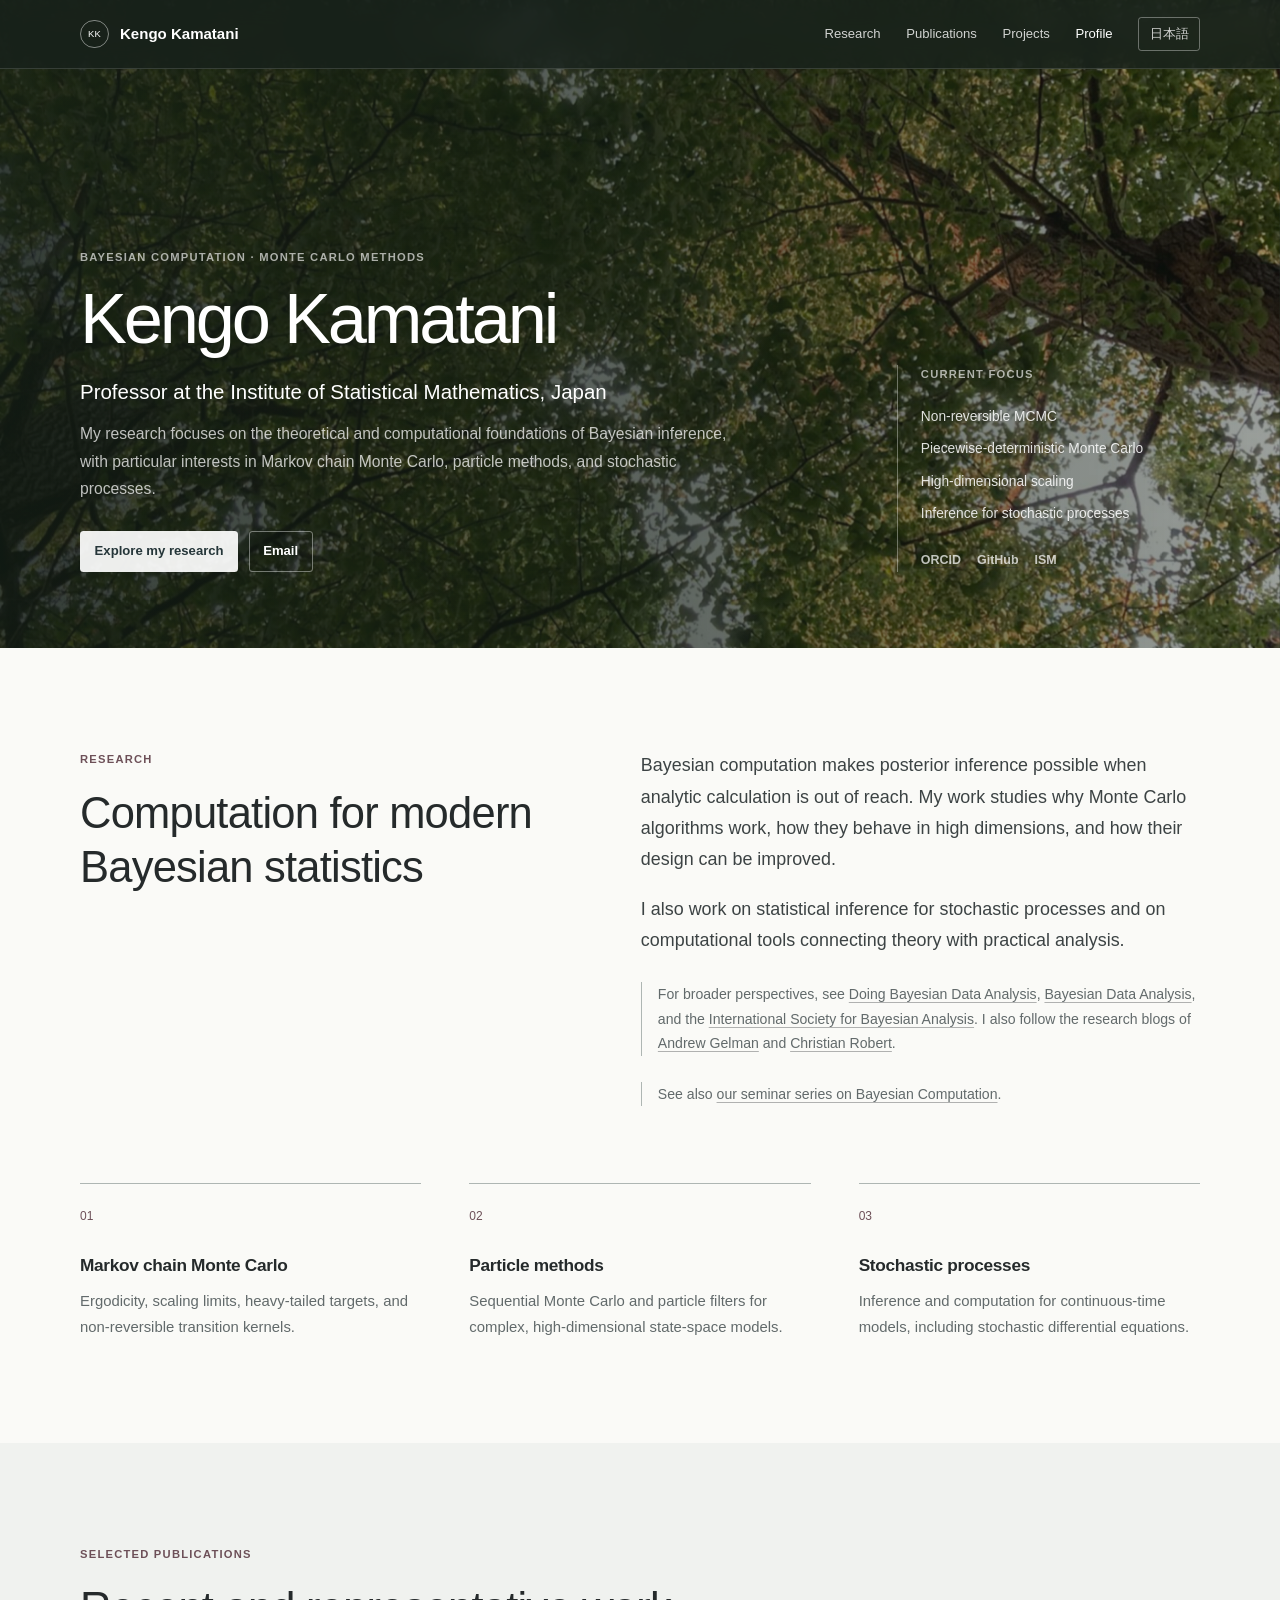
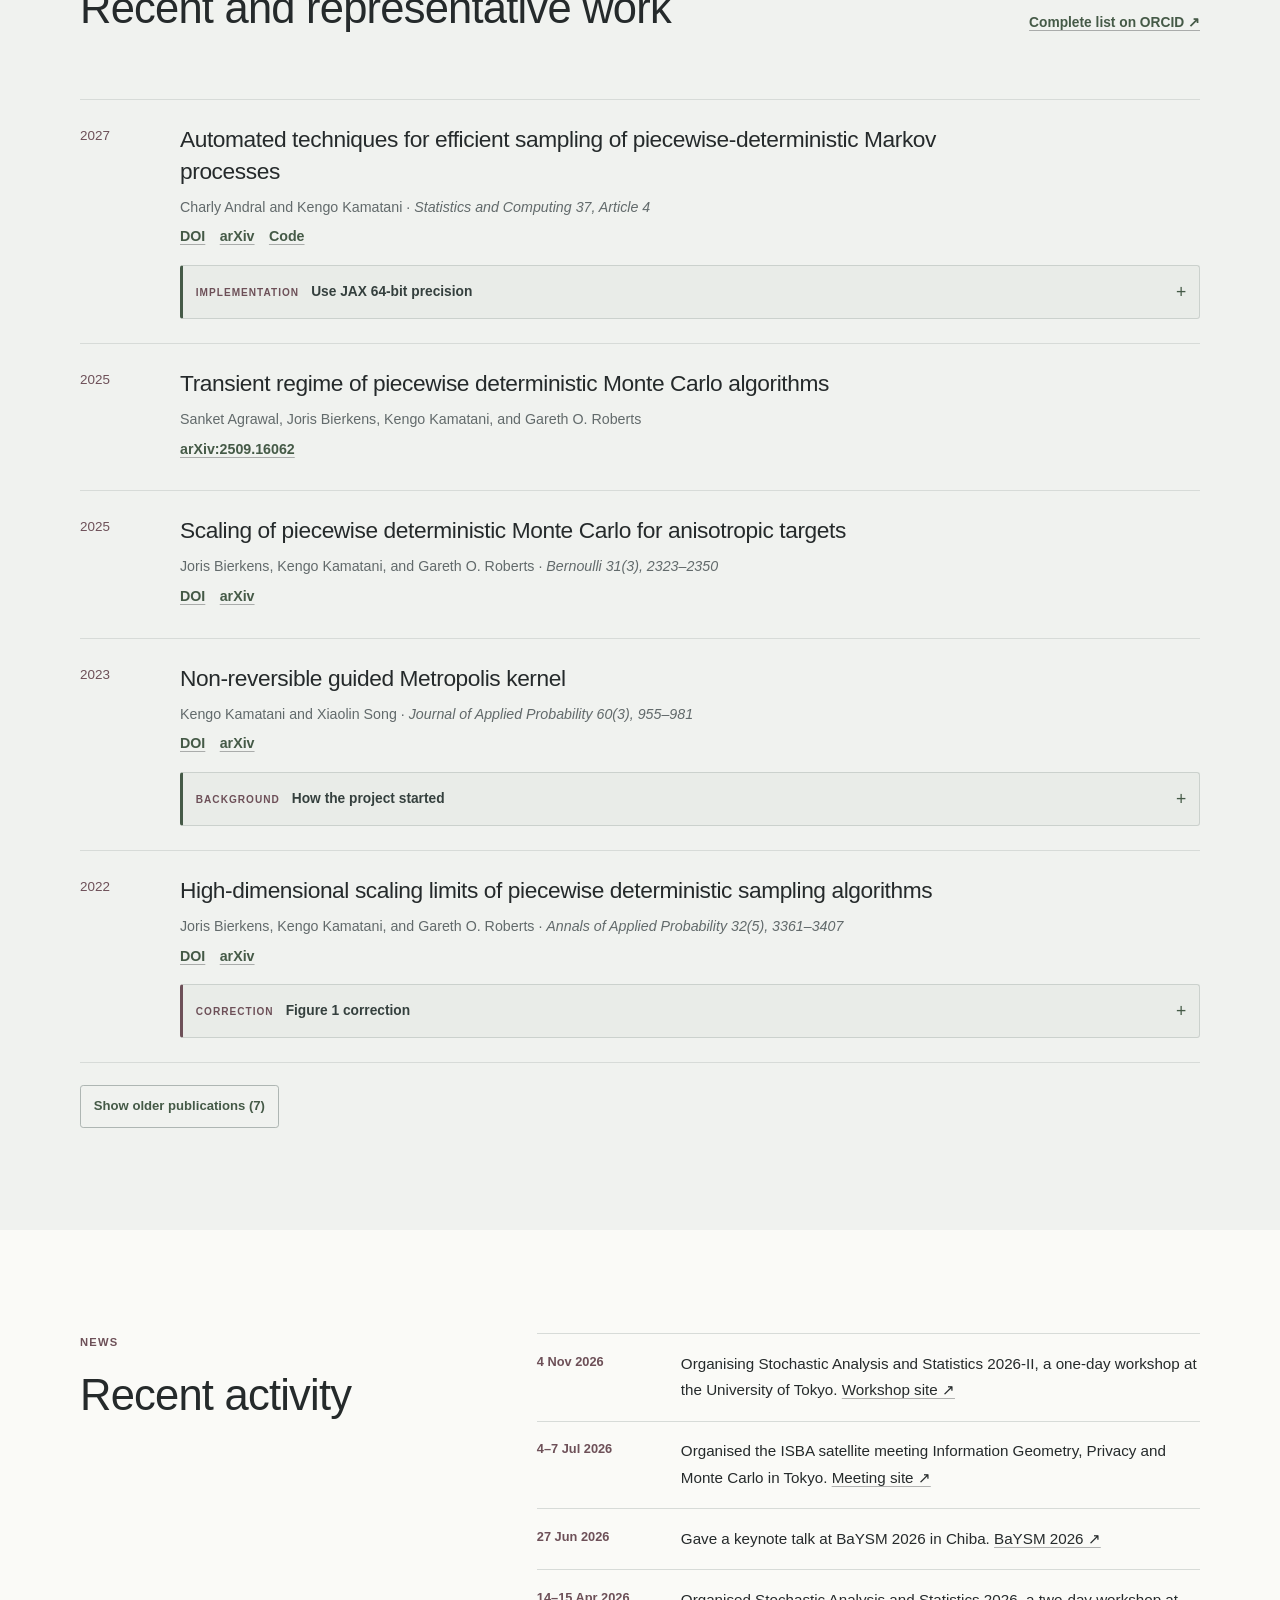
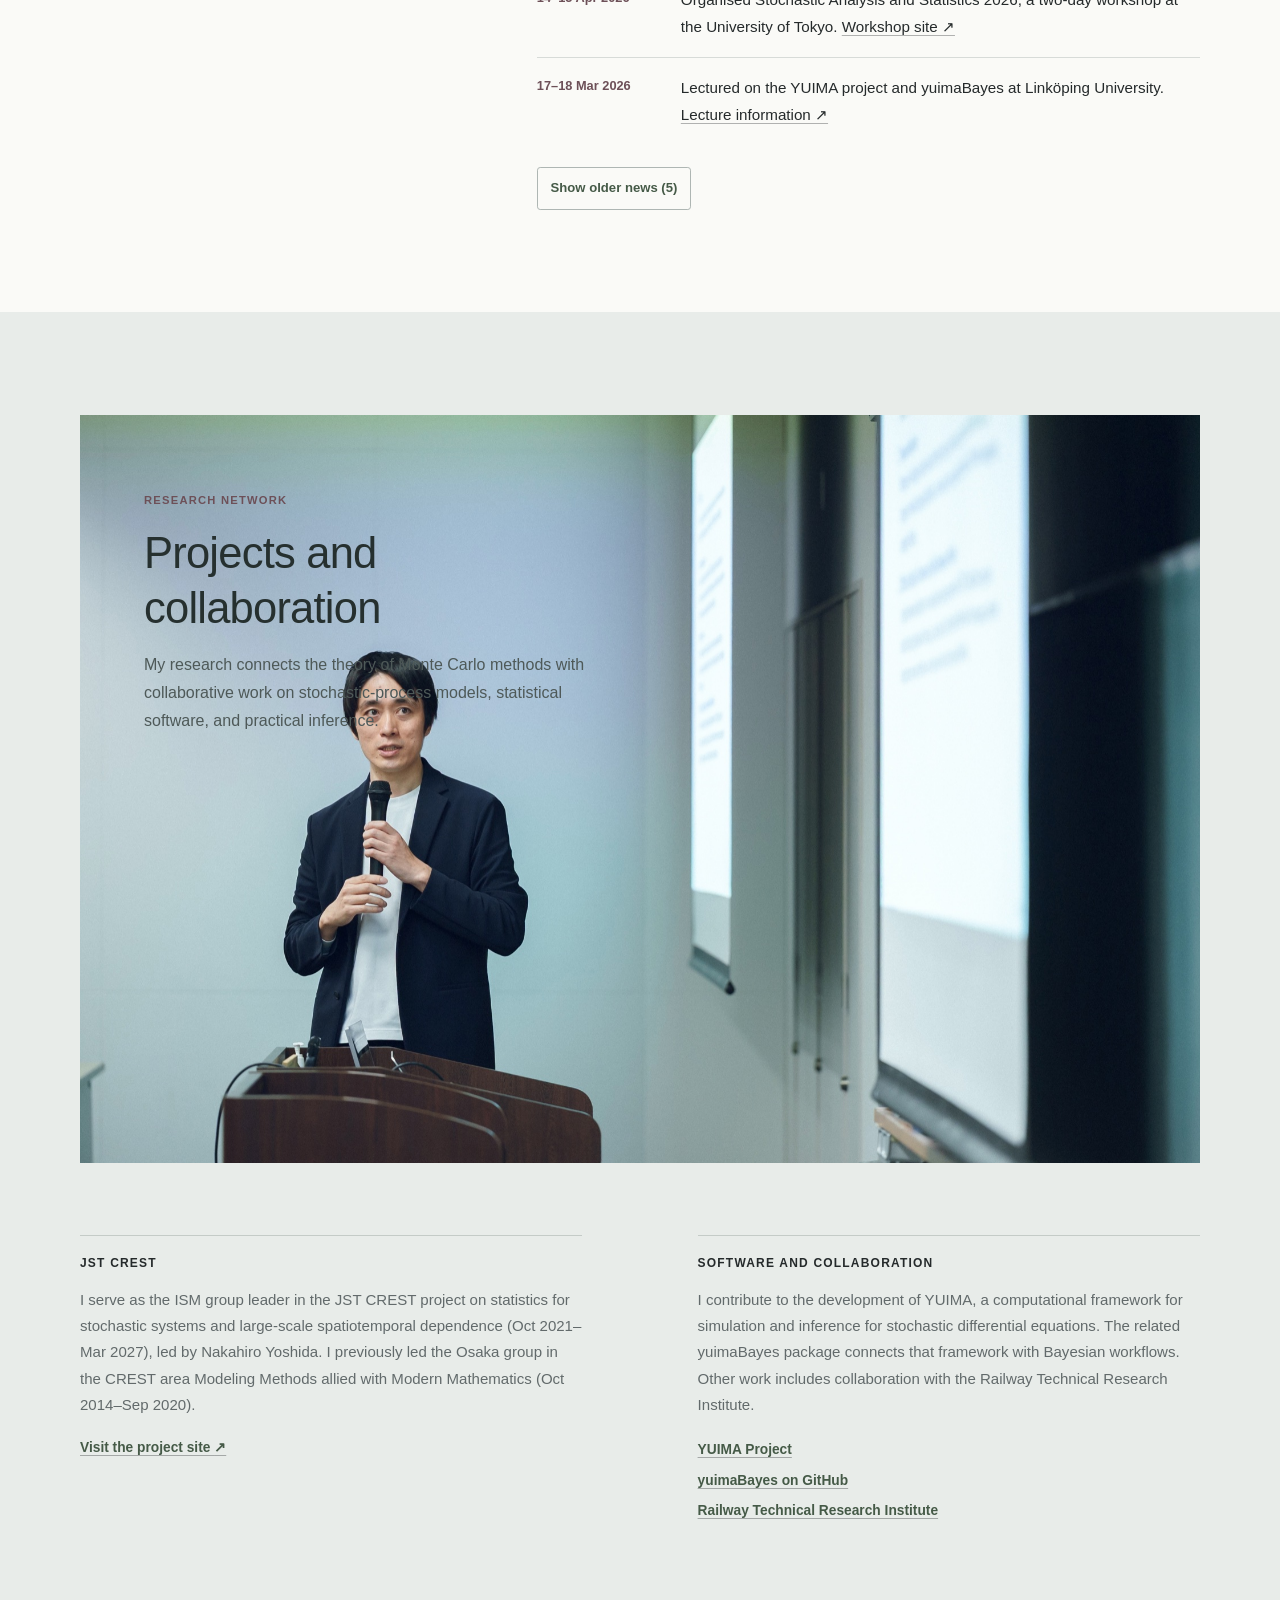
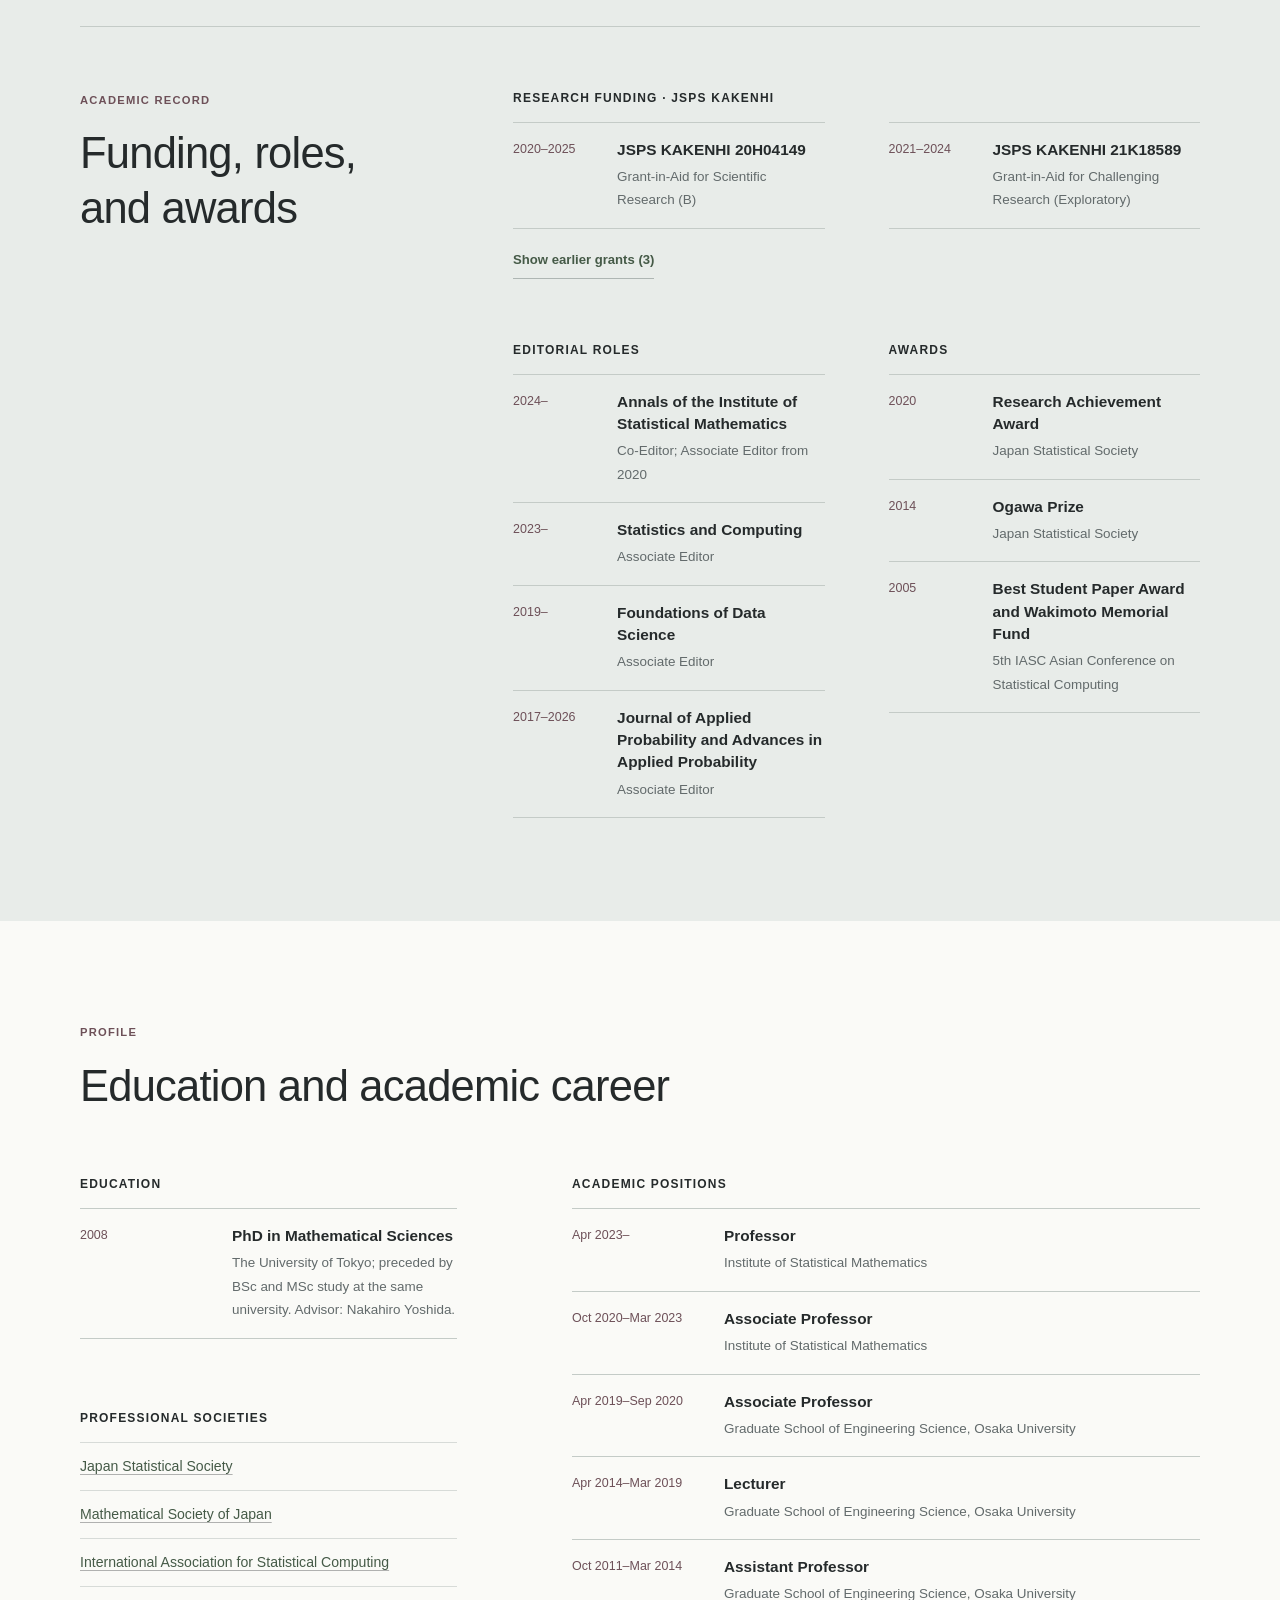
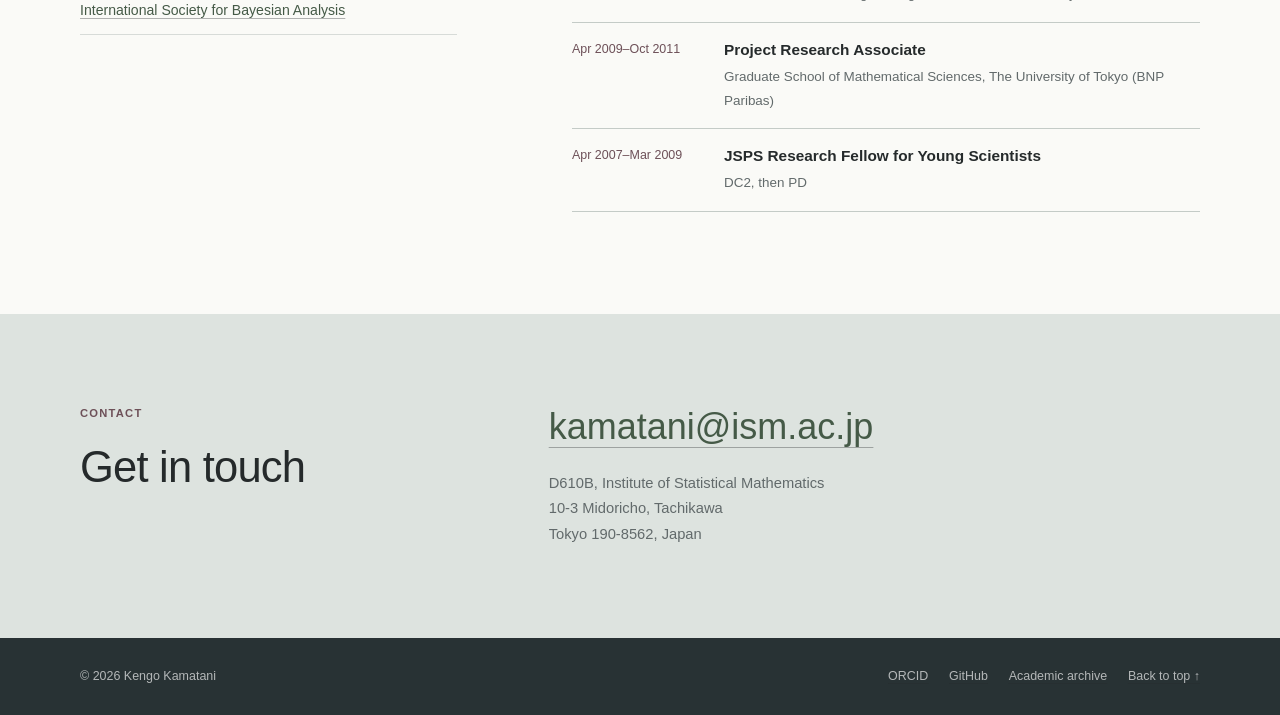
<file: index.html>
<!doctype html>
<html lang="en">
  <head>
    <meta charset="utf-8">
    <meta name="viewport" content="width=device-width, initial-scale=1">
    <meta name="description" content="Kengo Kamatani is a professor at the Institute of Statistical Mathematics working on Bayesian computation, MCMC, particle methods, and stochastic processes.">
    <meta name="theme-color" content="#26352b">
    <title>Kengo Kamatani · Bayesian computation</title>
    <link rel="icon" href="assets/img/favicon.svg" type="image/svg+xml">
    <link rel="preload" href="assets/img/IMG_5605-web.jpg" as="image">
    <link rel="stylesheet" href="assets/css/site-calm.css?v=20261104c">
    <script>document.documentElement.classList.add("js");</script>
    <script defer src="assets/data/papers.js?v=20261104a"></script>
    <script defer src="assets/data/activity.js?v=20261102"></script>
    <script defer src="assets/data/paper-notes.js?v=20261102"></script>
    <script defer src="assets/data/academic-en.js?v=20261102"></script>
    <script defer src="assets/data/profile.js?v=20261102f"></script>
    <script defer src="assets/js/site.js?v=20261104c"></script>
  </head>
  <body>
    <a class="skip-link" href="#main">Skip to content</a>

    <header class="site-header" data-header>
      <div class="shell header-inner">
        <a class="brand" href="#top" aria-label="Kengo Kamatani, home">
          <span class="brand-mark" aria-hidden="true">KK</span>
          <span>Kengo Kamatani</span>
        </a>
        <button class="menu-button" type="button" aria-expanded="false" aria-controls="site-nav" data-menu-button>
          <span class="menu-label">Menu</span>
          <span class="menu-icon" aria-hidden="true"></span>
        </button>
        <nav id="site-nav" class="site-nav" aria-label="Primary navigation" data-menu>
          <a href="#research">Research</a>
          <a href="#publications">Publications</a>
          <a href="#projects">Projects</a>
          <a href="#profile">Profile</a>
          <a class="language-link" href="ja.html" lang="ja">日本語</a>
        </nav>
      </div>
    </header>

    <main id="main">
      <section id="top" class="hero" data-parallax-bg>
        <div class="shell hero-grid">
          <div class="hero-copy">
            <p class="eyebrow">Bayesian computation · Monte Carlo methods</p>
            <h1>Kengo Kamatani</h1>
            <p class="hero-role">Professor at the Institute of Statistical Mathematics, Japan</p>
            <p class="hero-summary">My research focuses on the theoretical and computational foundations of Bayesian inference, with particular interests in Markov chain Monte Carlo, particle methods, and stochastic processes.</p>
            <div class="hero-actions" aria-label="Profile links">
              <a class="button button-primary" href="#research">Explore my research</a>
              <a class="button button-quiet" href="mailto:kamatani@ism.ac.jp">Email</a>
            </div>
          </div>
          <aside class="hero-note" aria-label="Current focus">
            <p class="note-label">Current focus</p>
            <ul class="focus-list">
              <li>Non-reversible MCMC</li>
              <li>Piecewise-deterministic Monte Carlo</li>
              <li>High-dimensional scaling</li>
              <li>Inference for stochastic processes</li>
            </ul>
            <div class="profile-links">
              <a href="https://orcid.org/0000-0002-1537-3446">ORCID</a>
              <a href="https://github.com/KKamatani">GitHub</a>
              <a href="https://www.ism.ac.jp/index_e.html">ISM</a>
            </div>
          </aside>
        </div>
      </section>

      <section id="research" class="section section-intro">
        <div class="shell split-heading">
          <div>
            <p class="section-kicker">Research</p>
            <h2>Computation for modern Bayesian statistics</h2>
          </div>
          <div class="prose lead-prose">
            <p>Bayesian computation makes posterior inference possible when analytic calculation is out of reach. My work studies why Monte Carlo algorithms work, how they behave in high dimensions, and how their design can be improved.</p>
            <p>I also work on statistical inference for stochastic processes and on computational tools connecting theory with practical analysis.</p>
            <p class="research-links">For broader perspectives, see <a href="https://sites.google.com/site/doingbayesiandataanalysis/">Doing Bayesian Data Analysis</a>, <a href="https://sites.stat.columbia.edu/gelman/book/">Bayesian Data Analysis</a>, and the <a href="https://bayesian.org/">International Society for Bayesian Analysis</a>. I also follow the research blogs of <a href="https://statmodeling.stat.columbia.edu/">Andrew Gelman</a> and <a href="https://xianblog.fr/">Christian Robert</a>.</p>
            <p class="research-links">See also <a href="https://kkamatani.github.io/bayescompjp/">our seminar series on Bayesian Computation</a>.</p>
          </div>
        </div>

        <div class="shell topic-grid">
          <article class="topic-card">
            <span class="topic-number">01</span>
            <h3>Markov chain Monte Carlo</h3>
            <p>Ergodicity, scaling limits, heavy-tailed targets, and non-reversible transition kernels.</p>
          </article>
          <article class="topic-card">
            <span class="topic-number">02</span>
            <h3>Particle methods</h3>
            <p>Sequential Monte Carlo and particle filters for complex, high-dimensional state-space models.</p>
          </article>
          <article class="topic-card">
            <span class="topic-number">03</span>
            <h3>Stochastic processes</h3>
            <p>Inference and computation for continuous-time models, including stochastic differential equations.</p>
          </article>
        </div>
      </section>

      <section id="publications" class="section section-tint">
        <div class="shell">
          <div class="section-heading inline-heading">
            <div>
              <p class="section-kicker">Selected publications</p>
              <h2>Recent and representative work</h2>
            </div>
            <a class="text-link" href="https://orcid.org/0000-0002-1537-3446">Complete list on ORCID <span aria-hidden="true">↗</span></a>
          </div>

          <ol class="publication-list" data-content-list="publications" data-visible-items="5" data-more-label="Show older publications" data-less-label="Show latest publications"></ol>
          <noscript><p class="noscript-note">The publication list needs JavaScript. A complete list is available on <a href="https://orcid.org/0000-0002-1537-3446">ORCID</a>.</p></noscript>

        </div>
      </section>

      <section id="news" class="section">
        <div class="shell two-column">
          <div class="section-heading compact-heading">
            <p class="section-kicker">News</p>
            <h2>Recent activity</h2>
          </div>
          <div>
            <ol class="news-list" data-content-list="news" data-visible-items="5" data-more-label="Show older news" data-less-label="Show latest news"></ol>
            <noscript><p class="noscript-note">The news list needs JavaScript.</p></noscript>
          </div>
        </div>
      </section>

      <section id="projects" class="section profile-section">
        <div class="shell">
          <div class="profile-visual">
            <img src="assets/img/DSC7949-web.jpg" alt="Kengo Kamatani giving a talk" width="2200" height="1469" loading="lazy" decoding="async" data-parallax-image>
            <div class="profile-visual-copy">
              <p class="section-kicker">Research network</p>
              <h2>Projects and collaboration</h2>
              <p>My research connects the theory of Monte Carlo methods with collaborative work on stochastic-process models, statistical software, and practical inference.</p>
            </div>
          </div>

          <div class="profile-grid project-grid">
            <article class="project-block">
              <h3>JST CREST</h3>
              <p>I serve as the ISM group leader in the JST CREST project on statistics for stochastic systems and large-scale spatiotemporal dependence (Oct 2021–Mar 2027), led by Nakahiro Yoshida. I previously led the Osaka group in the CREST area Modeling Methods allied with Modern Mathematics (Oct 2014–Sep 2020).</p>
              <a class="text-link" href="https://yuima.movabletype.io/">Visit the project site <span aria-hidden="true">↗</span></a>
            </article>
            <article class="project-block">
              <h3>Software and collaboration</h3>
              <p>I contribute to the development of YUIMA, a computational framework for simulation and inference for stochastic differential equations. The related yuimaBayes package connects that framework with Bayesian workflows. Other work includes collaboration with the Railway Technical Research Institute.</p>
              <div class="stacked-links project-links">
                <a href="https://yuimaproject.com/">YUIMA Project</a>
                <a href="https://github.com/KKamatani/yuimaBayes">yuimaBayes on GitHub</a>
                <a href="https://www.rtri.or.jp/eng/">Railway Technical Research Institute</a>
              </div>
            </article>
          </div>

          <div class="academic-records">
            <div class="academic-records-heading">
              <p class="section-kicker">Academic record</p>
              <h2>Funding, roles, and awards</h2>
            </div>
            <div class="academic-records-grid">
              <section class="funding-records" aria-labelledby="funding-en-heading">
                <h3 id="funding-en-heading">Research funding · JSPS KAKENHI</h3>
                <ol class="record-list funding-list" data-content-list="profile-en-funding" data-visible-items="2" data-more-label="Show earlier grants" data-less-label="Show recent grants"></ol>
              </section>
              <section aria-labelledby="editorial-roles-heading">
                <h3 id="editorial-roles-heading">Editorial roles</h3>
                <ol class="record-list" data-content-list="editorial-roles"></ol>
              </section>
              <section aria-labelledby="awards-heading">
                <h3 id="awards-heading">Awards</h3>
                <ol class="record-list" data-content-list="awards"></ol>
              </section>
            </div>
          </div>
        </div>
      </section>

      <section id="profile" class="section background-section">
        <div class="shell">
          <div class="section-heading inline-heading">
            <div>
              <p class="section-kicker">Profile</p>
              <h2>Education and academic career</h2>
            </div>
          </div>
          <div class="background-grid">
            <div class="background-side">
              <section aria-labelledby="education-en-heading">
                <h3 id="education-en-heading">Education</h3>
                <ol class="record-list background-list" data-content-list="profile-en-education"></ol>
              </section>
              <section aria-labelledby="memberships-en-heading">
                <h3 id="memberships-en-heading">Professional societies</h3>
                <ul class="membership-list" data-content-list="profile-en-memberships"></ul>
              </section>
            </div>
            <section aria-labelledby="career-en-heading">
              <h3 id="career-en-heading">Academic positions</h3>
              <ol class="record-list background-list" data-content-list="profile-en-career"></ol>
            </section>
          </div>
          <noscript><p class="noscript-note">The profile timeline needs JavaScript.</p></noscript>
        </div>
      </section>

      <section id="contact" class="contact-section">
        <div class="shell contact-grid">
          <div>
            <p class="section-kicker">Contact</p>
            <h2>Get in touch</h2>
          </div>
          <div>
            <a class="contact-email" href="mailto:kamatani@ism.ac.jp">kamatani@ism.ac.jp</a>
            <address>D610B, Institute of Statistical Mathematics<br>10-3 Midoricho, Tachikawa<br>Tokyo 190-8562, Japan</address>
          </div>
        </div>
      </section>
    </main>

    <footer class="site-footer">
      <div class="shell footer-inner">
        <p>© 2026 Kengo Kamatani</p>
        <div>
          <a href="https://orcid.org/0000-0002-1537-3446">ORCID</a>
          <a href="https://github.com/KKamatani">GitHub</a>
          <a href="archive.html">Academic archive</a>
          <a href="#top">Back to top ↑</a>
        </div>
      </div>
    </footer>
  </body>
</html>
</file>
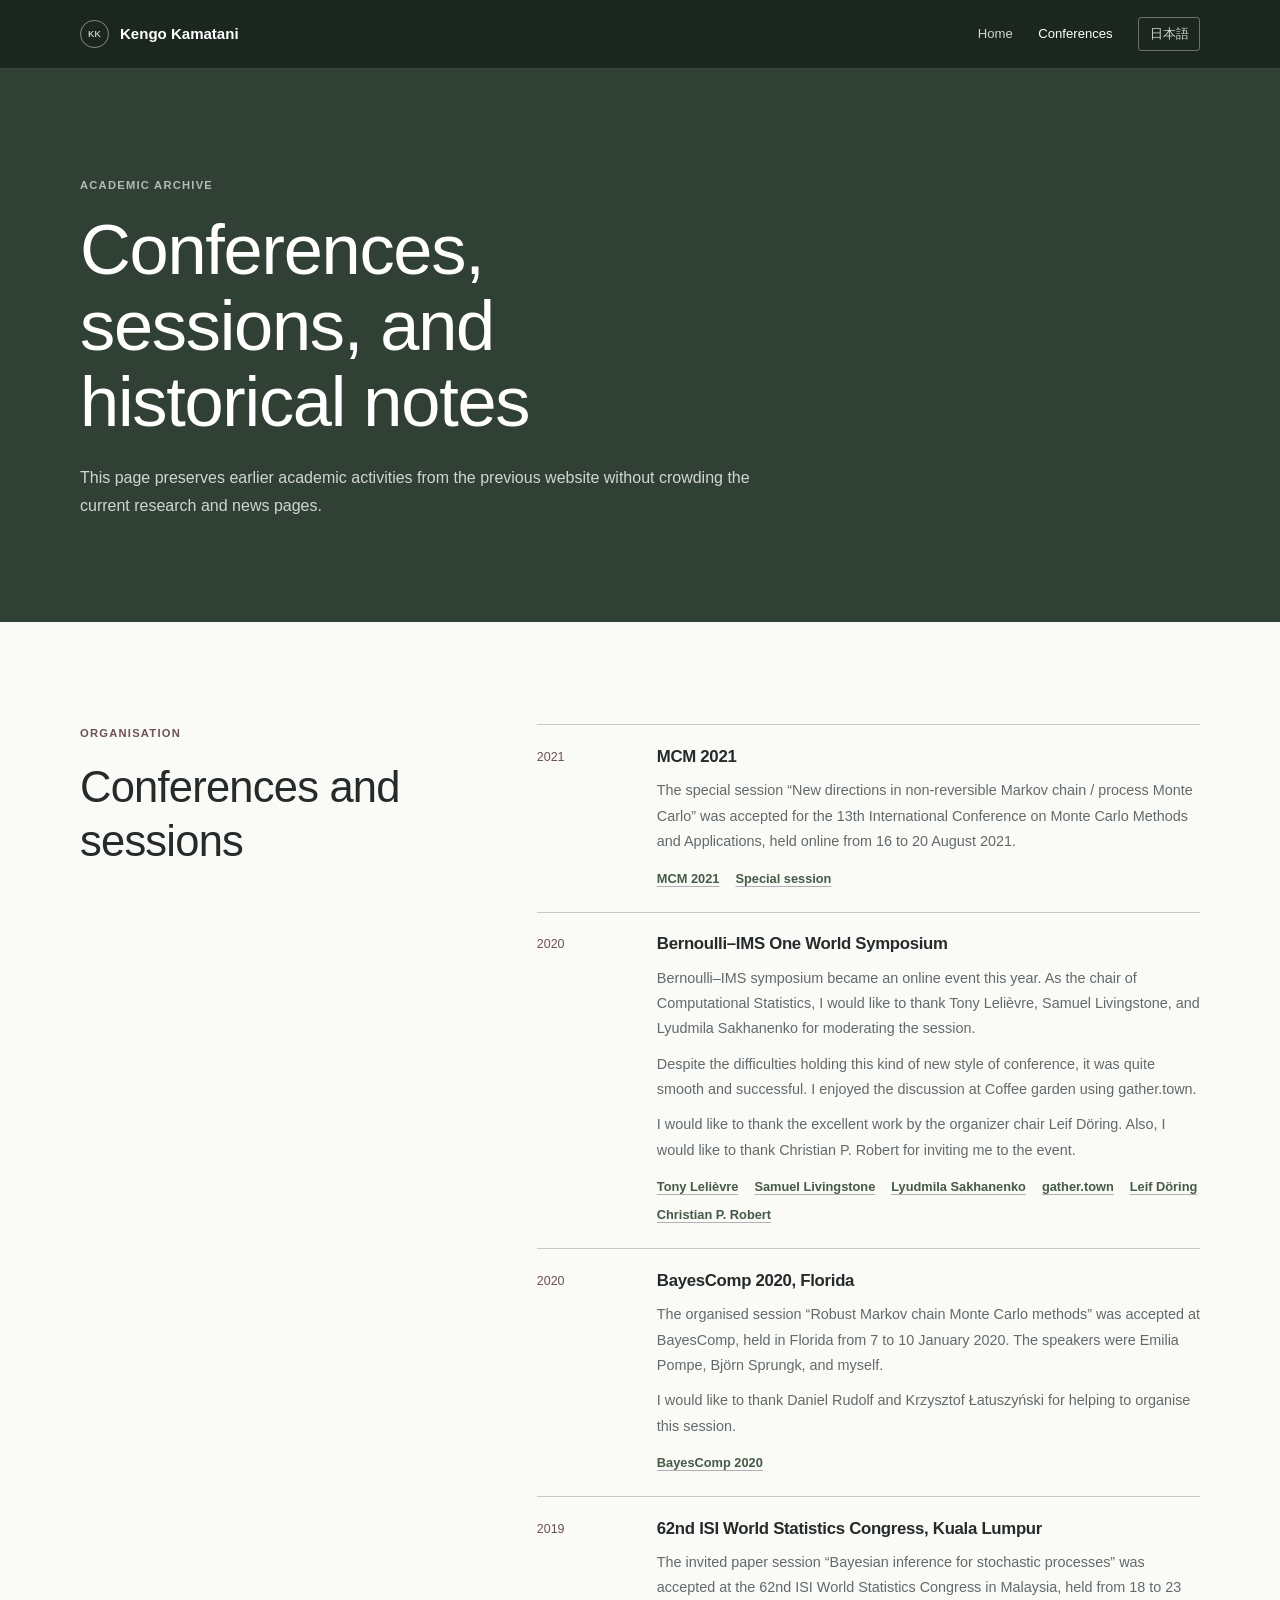
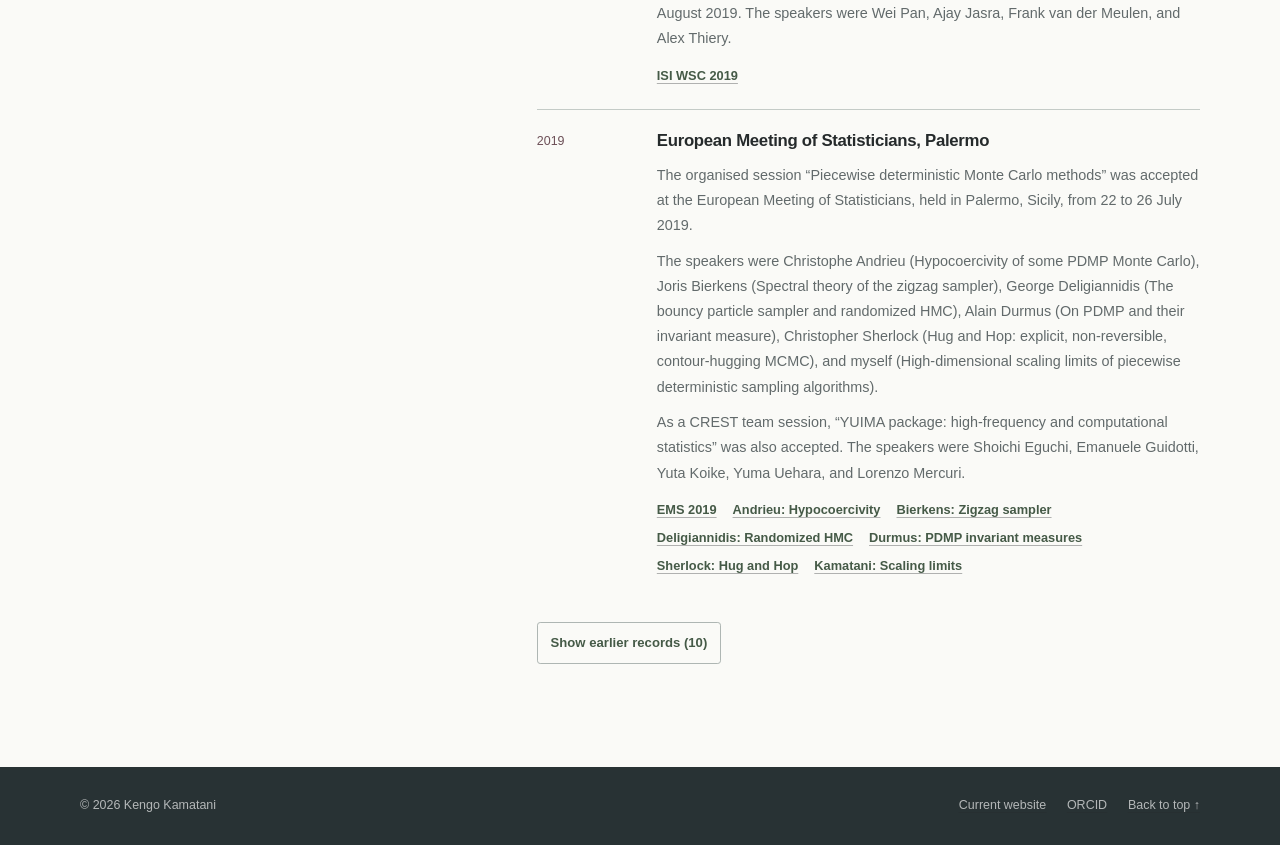
<file: archive.html>
<!doctype html>
<html lang="en">
  <head>
    <meta charset="utf-8">
    <meta name="viewport" content="width=device-width, initial-scale=1">
    <meta name="description" content="Archive of conferences, sessions, and academic activities organised by Kengo Kamatani.">
    <meta name="theme-color" content="#26352b">
    <title>Academic archive · Kengo Kamatani</title>
    <link rel="icon" href="assets/img/favicon.svg" type="image/svg+xml">
    <link rel="stylesheet" href="assets/css/site-calm.css?v=20261104c">
    <script>document.documentElement.classList.add("js");</script>
    <script defer src="assets/data/archive-en.js?v=20261104c"></script>
    <script defer src="assets/js/site.js?v=20261104c"></script>
  </head>
  <body>
    <a class="skip-link" href="#main">Skip to content</a>

    <header class="site-header" data-header>
      <div class="shell header-inner">
        <a class="brand" href="index.html" aria-label="Kengo Kamatani, home">
          <span class="brand-mark" aria-hidden="true">KK</span>
          <span>Kengo Kamatani</span>
        </a>
        <button class="menu-button" type="button" aria-expanded="false" aria-controls="site-nav" data-menu-button>
          <span class="menu-label">Menu</span>
          <span class="menu-icon" aria-hidden="true"></span>
        </button>
        <nav id="site-nav" class="site-nav" aria-label="Archive navigation" data-menu>
          <a href="index.html">Home</a>
          <a href="#conferences">Conferences</a>
          <a class="language-link" href="ja.html" lang="ja">日本語</a>
        </nav>
      </div>
    </header>

    <main id="main">
      <section id="top" class="archive-intro">
        <div class="shell">
          <p class="section-kicker">Academic archive</p>
          <h1>Conferences, sessions, and historical notes</h1>
          <p>This page preserves earlier academic activities from the previous website without crowding the current research and news pages.</p>
        </div>
      </section>

      <section id="conferences" class="section">
        <div class="shell two-column">
          <div class="section-heading compact-heading">
            <p class="section-kicker">Organisation</p>
            <h2>Conferences and sessions</h2>
          </div>
          <div>
            <ol class="record-list archive-records" data-content-list="archive-conferences" data-visible-items="5" data-more-label="Show earlier records" data-less-label="Show latest records"></ol>
            <noscript><p class="noscript-note">The archive list needs JavaScript.</p></noscript>
          </div>
        </div>
      </section>

    </main>

    <footer class="site-footer">
      <div class="shell footer-inner">
        <p>© 2026 Kengo Kamatani</p>
        <div>
          <a href="index.html">Current website</a>
          <a href="https://orcid.org/0000-0002-1537-3446">ORCID</a>
          <a href="#top">Back to top ↑</a>
        </div>
      </div>
    </footer>
  </body>
</html>
</file>
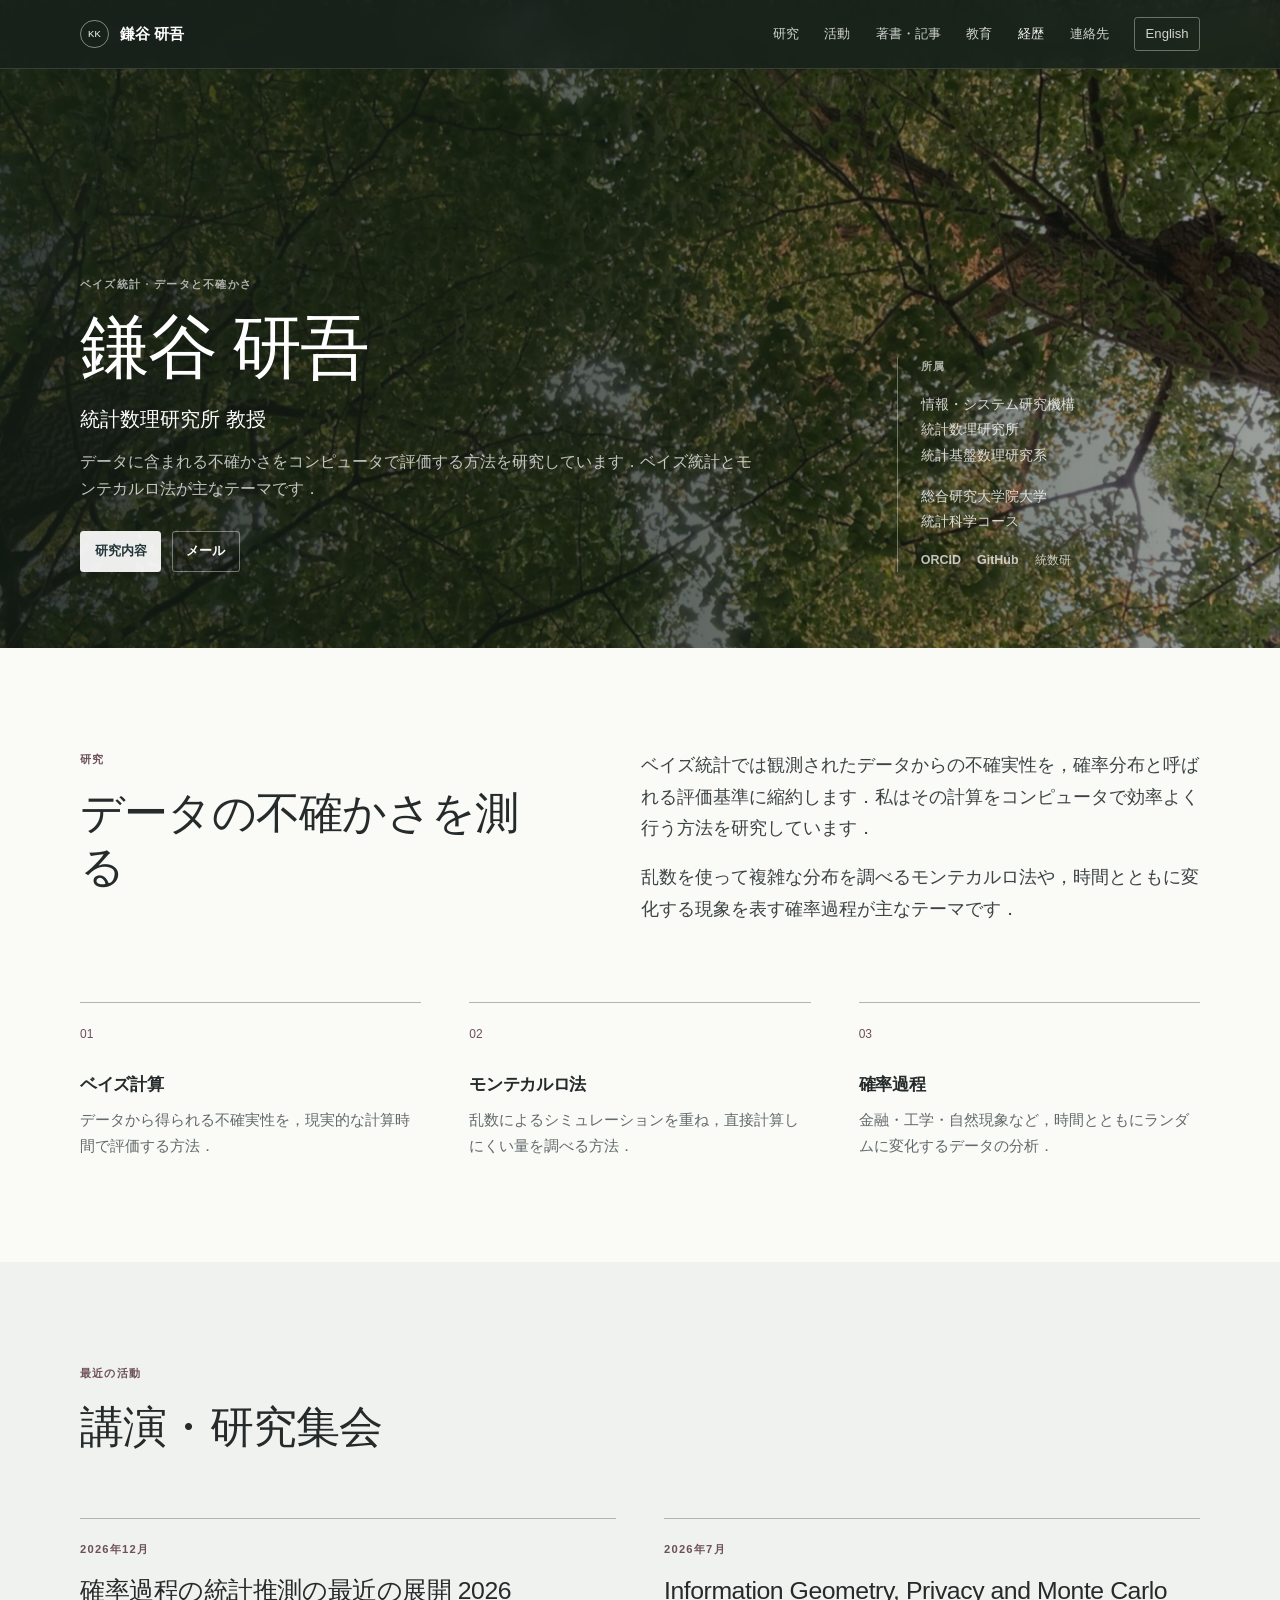
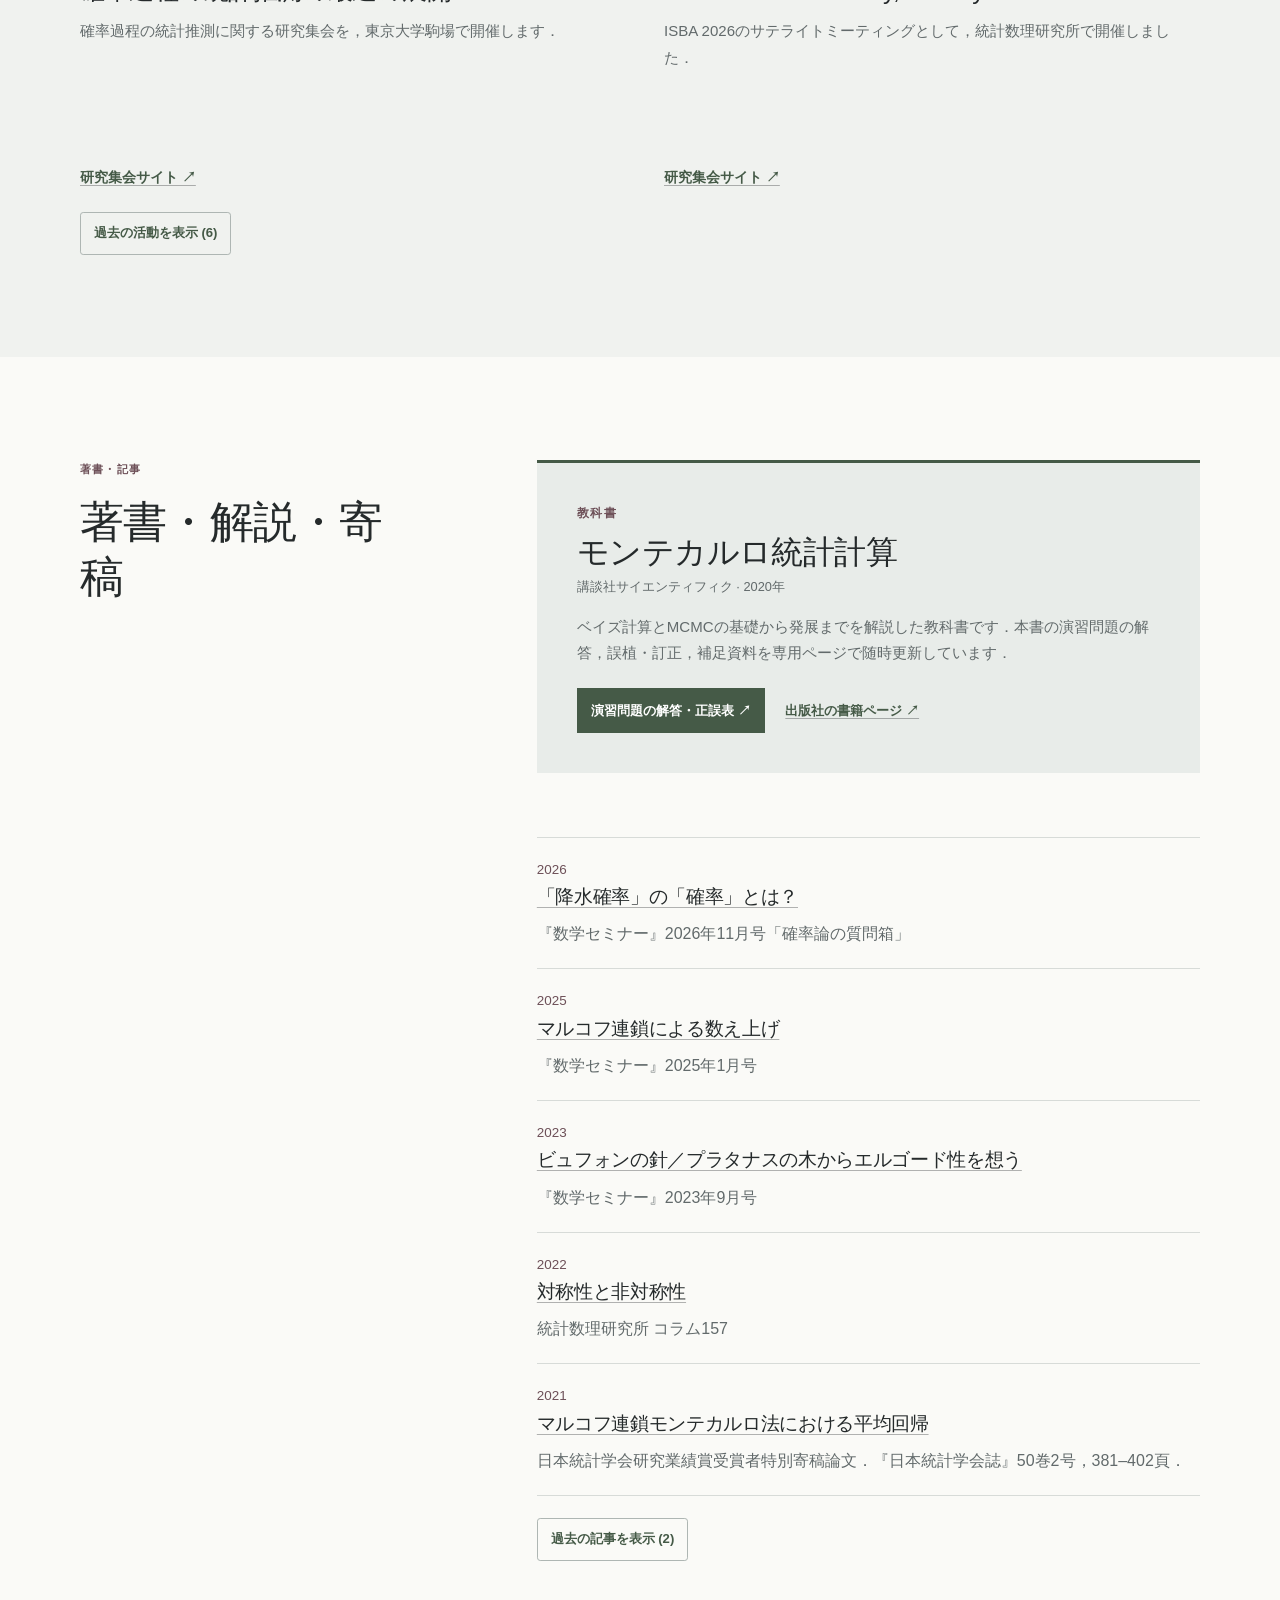
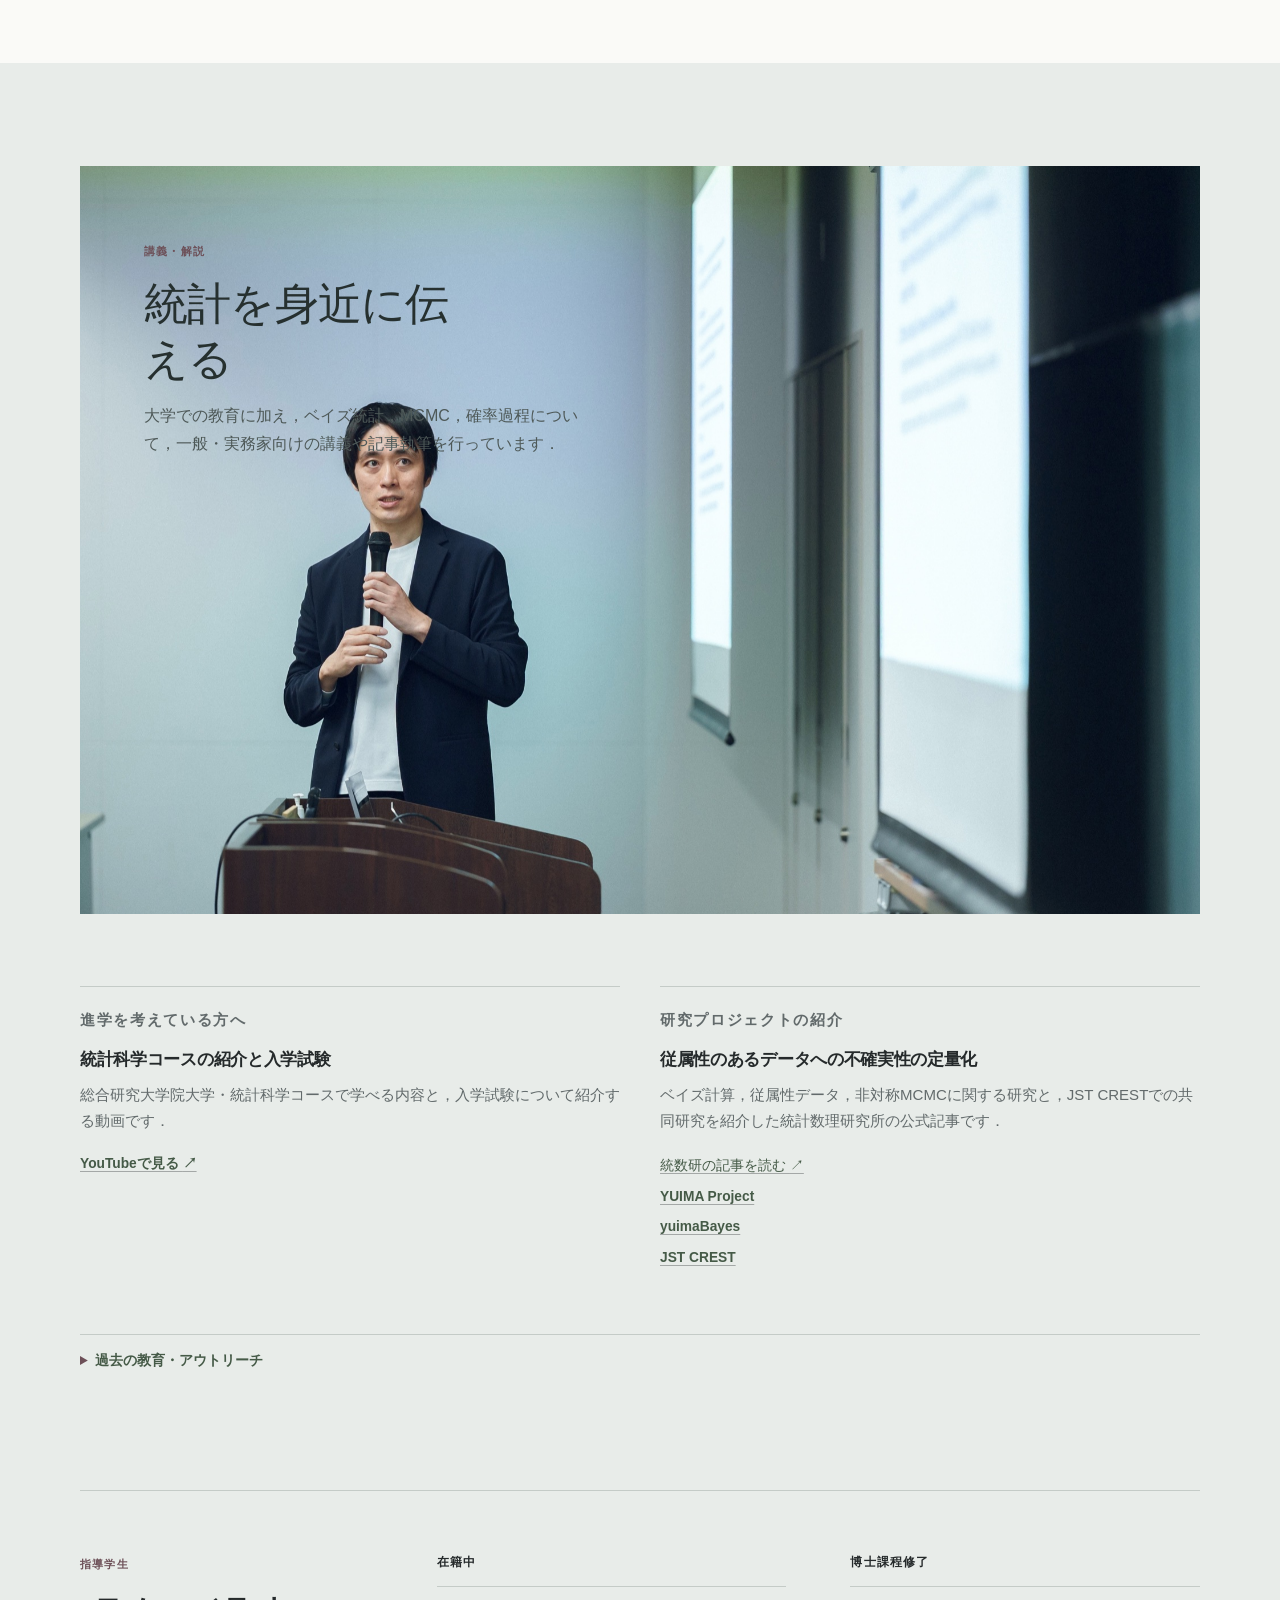
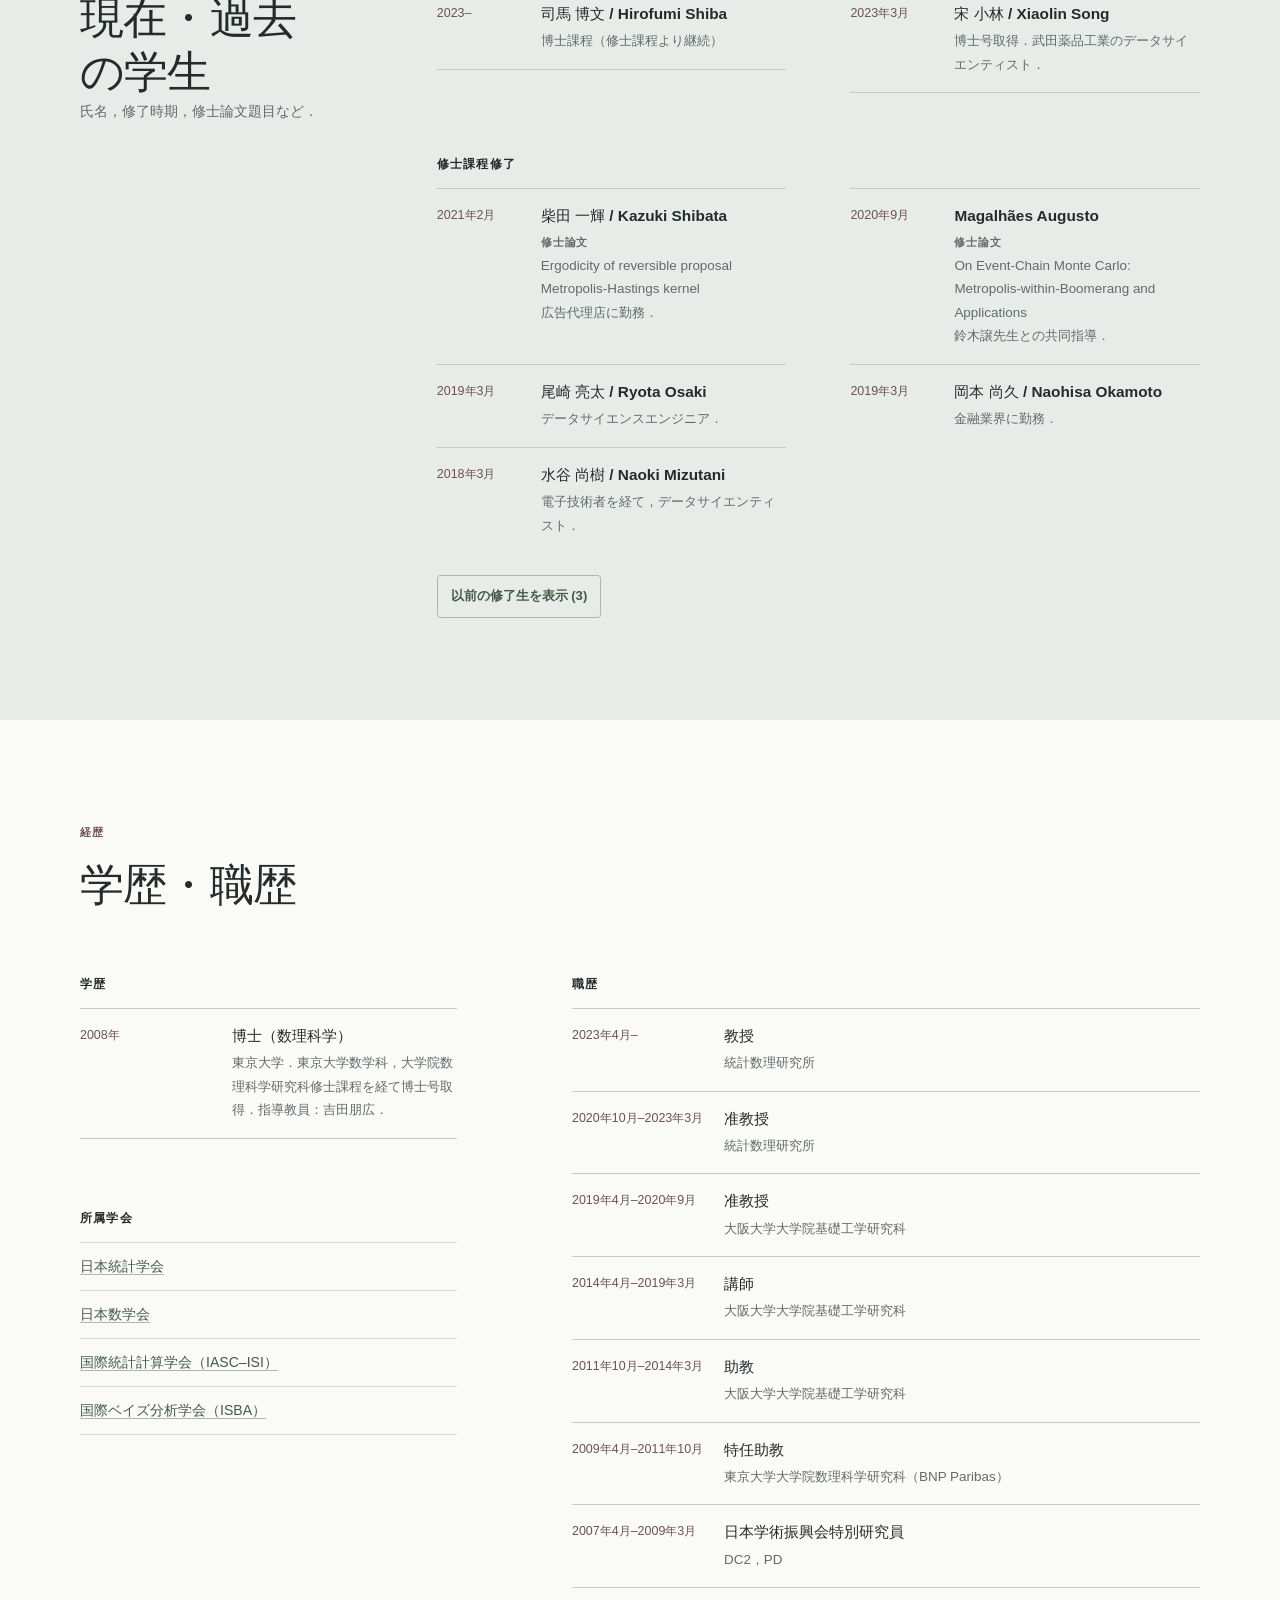
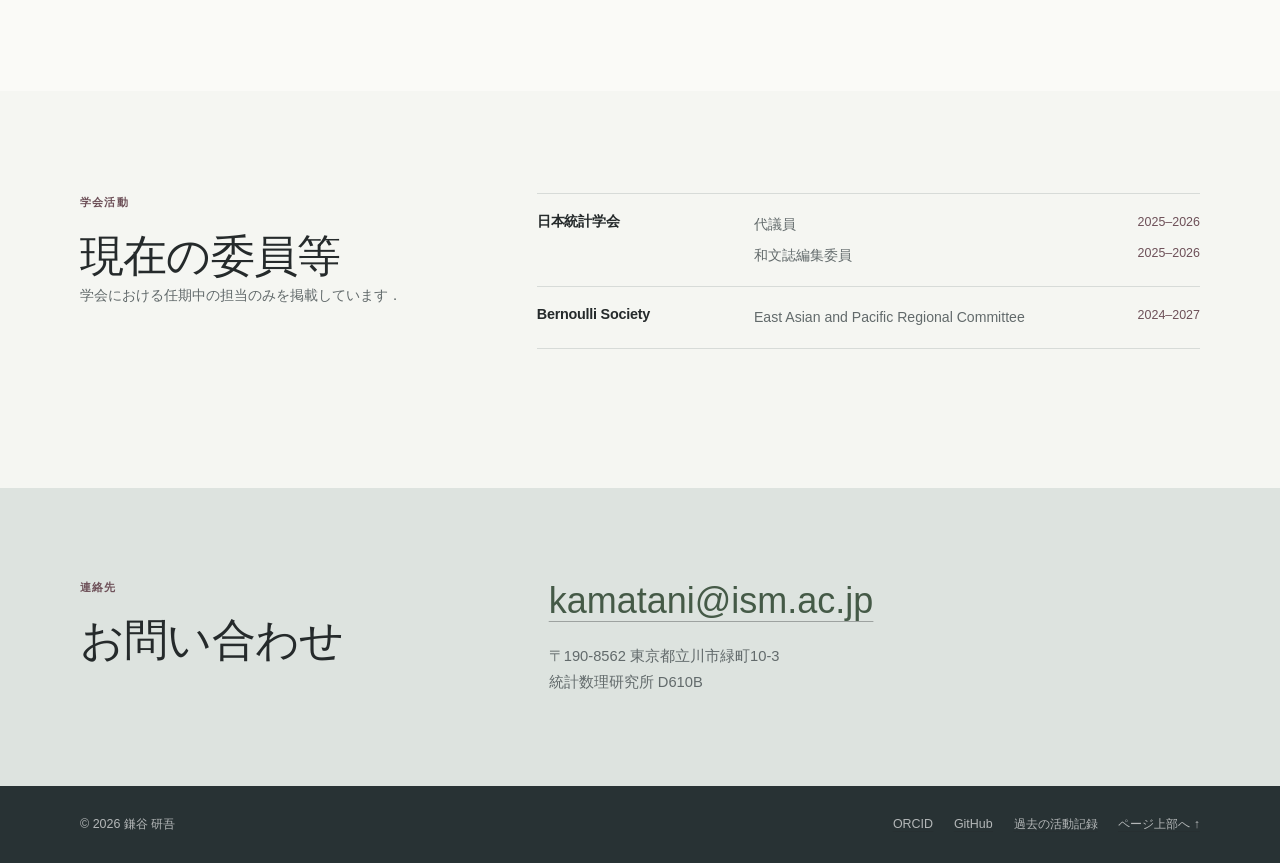
<file: ja.html>
<!doctype html>
<html lang="ja">
  <head>
    <meta charset="utf-8">
    <meta name="viewport" content="width=device-width, initial-scale=1">
    <meta name="description" content="統計数理研究所・鎌谷研吾のウェブサイト．ベイズ計算，MCMC，確率過程の研究と，教科書『モンテカルロ統計計算』の演習問題解答・正誤表を掲載しています．">
    <meta name="theme-color" content="#26352b">
    <title>鎌谷 研吾 · ベイズ計算</title>
    <link rel="icon" href="assets/img/favicon.svg" type="image/svg+xml">
    <link rel="preload" href="assets/img/IMG_5605-web.jpg" as="image">
    <link rel="stylesheet" href="assets/css/site-calm.css?v=20261104c">
    <script>document.documentElement.classList.add("js");</script>
    <script defer src="assets/data/activity.js?v=20261102"></script>
    <script defer src="assets/data/writing-ja.js?v=20261104a"></script>
    <script defer src="assets/data/students-ja.js?v=20261104a"></script>
    <script defer src="assets/data/committees-ja.js?v=20261102d"></script>
    <script defer src="assets/data/profile.js?v=20261102f"></script>
    <script defer src="assets/js/site.js?v=20261104c"></script>
  </head>
  <body>
    <a class="skip-link" href="#main">本文へ移動</a>

    <header class="site-header" data-header>
      <div class="shell header-inner">
        <a class="brand" href="#top" aria-label="鎌谷研吾 ホーム">
          <span class="brand-mark" aria-hidden="true">KK</span>
          <span>鎌谷 研吾</span>
        </a>
        <button class="menu-button" type="button" aria-expanded="false" aria-controls="site-nav" data-menu-button>
          <span class="menu-label">メニュー</span>
          <span class="menu-icon" aria-hidden="true"></span>
        </button>
        <nav id="site-nav" class="site-nav" aria-label="メインナビゲーション" data-menu>
          <a href="#research">研究</a>
          <a href="#activity">活動</a>
          <a href="#writing">著書・記事</a>
          <a href="#teaching">教育</a>
          <a href="#profile">経歴</a>
          <a href="#contact">連絡先</a>
          <a class="language-link" href="index.html" lang="en">English</a>
        </nav>
      </div>
    </header>

    <main id="main">
      <section id="top" class="hero hero-ja" data-parallax-bg>
        <div class="shell hero-grid">
          <div class="hero-copy">
            <p class="eyebrow">ベイズ統計 · データと不確かさ</p>
            <h1>鎌谷 研吾</h1>
            <p class="hero-role">統計数理研究所 教授</p>
            <p class="hero-summary">データに含まれる不確かさをコンピュータで評価する方法を研究しています．ベイズ統計とモンテカルロ法が主なテーマです．</p>
            <div class="hero-actions">
              <a class="button button-primary" href="#research">研究内容</a>
              <a class="button button-quiet" href="mailto:kamatani@ism.ac.jp">メール</a>
            </div>
          </div>
          <aside class="hero-note" aria-label="所属とリンク">
            <p class="note-label">所属</p>
            <p class="affiliation">情報・システム研究機構<br>統計数理研究所<br>統計基盤数理研究系</p>
            <p class="affiliation">総合研究大学院大学<br>統計科学コース</p>
            <div class="profile-links">
              <a href="https://orcid.org/0000-0002-1537-3446">ORCID</a>
              <a href="https://github.com/KKamatani">GitHub</a>
              <a href="https://www.ism.ac.jp/">統数研</a>
            </div>
          </aside>
        </div>
      </section>

      <section id="research" class="section section-intro">
        <div class="shell split-heading">
          <div>
            <p class="section-kicker">研究</p>
            <h2>データの不確かさを測る</h2>
          </div>
          <div class="prose lead-prose">
            <p>ベイズ統計では観測されたデータからの不確実性を，確率分布と呼ばれる評価基準に縮約します．私はその計算をコンピュータで効率よく行う方法を研究しています．</p>
            <p>乱数を使って複雑な分布を調べるモンテカルロ法や，時間とともに変化する現象を表す確率過程が主なテーマです．</p>
          </div>
        </div>
        <div class="shell topic-grid">
          <article class="topic-card">
            <span class="topic-number">01</span>
            <h3>ベイズ計算</h3>
            <p>データから得られる不確実性を，現実的な計算時間で評価する方法．</p>
          </article>
          <article class="topic-card">
            <span class="topic-number">02</span>
            <h3>モンテカルロ法</h3>
            <p>乱数によるシミュレーションを重ね，直接計算しにくい量を調べる方法．</p>
          </article>
          <article class="topic-card">
            <span class="topic-number">03</span>
            <h3>確率過程</h3>
            <p>金融・工学・自然現象など，時間とともにランダムに変化するデータの分析．</p>
          </article>
        </div>
      </section>

      <section id="activity" class="section section-tint">
        <div class="shell">
          <div class="section-heading inline-heading">
            <div>
              <p class="section-kicker">最近の活動</p>
              <h2>講演・研究集会</h2>
            </div>
          </div>
          <div class="feature-grid feature-grid-two" data-content-list="ja-activity" data-visible-items="2" data-more-label="過去の活動を表示" data-less-label="最近の活動だけ表示"></div>
          <noscript><p class="noscript-note">活動一覧の表示にはJavaScriptが必要です．</p></noscript>
        </div>
      </section>

      <section id="writing" class="section">
        <div class="shell two-column">
          <div class="section-heading compact-heading">
            <p class="section-kicker">著書・記事</p>
            <h2>著書・解説・寄稿</h2>
          </div>
          <div>
            <article id="textbook" class="textbook-feature" aria-labelledby="textbook-title">
              <p class="textbook-label">教科書</p>
              <h3 id="textbook-title">モンテカルロ統計計算</h3>
              <p class="textbook-meta">講談社サイエンティフィク · 2020年</p>
              <p>ベイズ計算とMCMCの基礎から発展までを解説した教科書です．本書の演習問題の解答，誤植・訂正，補足資料を専用ページで随時更新しています．</p>
              <div class="textbook-links">
                <a class="textbook-link-primary" href="https://kkamatani.github.io/MonteCarloText/">演習問題の解答・正誤表 <span aria-hidden="true">↗</span></a>
                <a href="https://www.kspub.co.jp/book/detail/5191835.html">出版社の書籍ページ <span aria-hidden="true">↗</span></a>
              </div>
            </article>
            <div class="writing-list" data-content-list="ja-writing" data-visible-items="5" data-more-label="過去の記事を表示" data-less-label="新しい記事だけ表示"></div>
            <noscript><p class="noscript-note">著書・記事一覧の表示にはJavaScriptが必要です．</p></noscript>
          </div>
        </div>
      </section>

      <section id="teaching" class="section profile-section">
        <div class="shell">
          <div class="profile-visual">
            <img src="assets/img/DSC7949-web.jpg" alt="講演中の鎌谷研吾" width="2200" height="1469" loading="lazy" decoding="async" data-parallax-image>
            <div class="profile-visual-copy">
              <p class="section-kicker">講義・解説</p>
              <h2>統計を身近に伝える</h2>
              <p>大学での教育に加え，ベイズ統計，MCMC，確率過程について，一般・実務家向けの講義や記事執筆を行っています．</p>
            </div>
          </div>
          <div class="profile-secondary profile-secondary-wide">
            <article class="project-block">
              <p class="card-label">進学を考えている方へ</p>
              <h3>統計科学コースの紹介と入学試験</h3>
              <p>総合研究大学院大学・統計科学コースで学べる内容と，入学試験について紹介する動画です．</p>
              <a class="text-link" href="https://www.youtube.com/watch?v=VtPgo-u8jvg">YouTubeで見る <span aria-hidden="true">↗</span></a>
            </article>
            <article class="project-block">
              <p class="card-label">研究プロジェクトの紹介</p>
              <h3>従属性のあるデータへの不確実性の定量化</h3>
              <p>ベイズ計算，従属性データ，非対称MCMCに関する研究と，JST CRESTでの共同研究を紹介した統計数理研究所の公式記事です．</p>
              <div class="stacked-links project-links">
                <a href="https://www.ism.ac.jp/ism_info_j/labo/project/162.html">統数研の記事を読む <span aria-hidden="true">↗</span></a>
                <a href="https://yuimaproject.com/">YUIMA Project</a>
                <a href="https://github.com/KKamatani/yuimaBayes">yuimaBayes</a>
                <a href="https://yuima.movabletype.io/">JST CREST</a>
              </div>
            </article>
          </div>

          <details class="teaching-archive">
            <summary>過去の教育・アウトリーチ</summary>
            <ol class="record-list background-list" data-content-list="outreach-ja"></ol>
          </details>

          <div class="student-records">
            <div class="student-records-heading">
              <p class="section-kicker">指導学生</p>
              <h2>現在・過去の学生</h2>
              <p>氏名，修了時期，修士論文題目など．</p>
            </div>
            <div class="student-records-grid">
              <section aria-labelledby="current-students-heading">
                <h3 id="current-students-heading">在籍中</h3>
                <ol class="student-list" data-content-list="students-ja-current"></ol>
              </section>
              <section aria-labelledby="doctoral-students-heading">
                <h3 id="doctoral-students-heading">博士課程修了</h3>
                <ol class="student-list" data-content-list="students-ja-doctoral"></ol>
              </section>
              <section class="student-records-masters" aria-labelledby="masters-students-heading">
                <h3 id="masters-students-heading">修士課程修了</h3>
                <ol class="student-list" data-content-list="students-ja-masters" data-visible-items="5" data-more-label="以前の修了生を表示" data-less-label="新しい修了生だけ表示"></ol>
              </section>
            </div>
          </div>
        </div>
      </section>

      <section id="profile" class="section background-section">
        <div class="shell">
          <div class="section-heading inline-heading">
            <div>
              <p class="section-kicker">経歴</p>
              <h2>学歴・職歴</h2>
            </div>
          </div>
          <div class="background-grid">
            <div class="background-side">
              <section aria-labelledby="education-ja-heading">
                <h3 id="education-ja-heading">学歴</h3>
                <ol class="record-list background-list" data-content-list="profile-ja-education"></ol>
              </section>
              <section aria-labelledby="memberships-ja-heading">
                <h3 id="memberships-ja-heading">所属学会</h3>
                <ul class="membership-list" data-content-list="profile-ja-memberships"></ul>
              </section>
            </div>
            <section aria-labelledby="career-ja-heading">
              <h3 id="career-ja-heading">職歴</h3>
              <ol class="record-list background-list" data-content-list="profile-ja-career"></ol>
            </section>
          </div>
          <noscript><p class="noscript-note">経歴の表示にはJavaScriptが必要です．</p></noscript>
        </div>
      </section>

      <section id="roles" class="section committee-section">
        <div class="shell two-column">
          <div class="section-heading compact-heading">
            <p class="section-kicker">学会活動</p>
            <h2>現在の委員等</h2>
            <p class="section-note">学会における任期中の担当のみを掲載しています．</p>
          </div>
          <div class="committee-list" data-content-list="committees-ja"></div>
          <noscript><p class="noscript-note">委員一覧の表示にはJavaScriptが必要です．</p></noscript>
        </div>
      </section>

      <section id="contact" class="contact-section">
        <div class="shell contact-grid">
          <div>
            <p class="section-kicker">連絡先</p>
            <h2>お問い合わせ</h2>
          </div>
          <div>
            <a class="contact-email" href="mailto:kamatani@ism.ac.jp">kamatani@ism.ac.jp</a>
            <address>〒190-8562 東京都立川市緑町10-3<br>統計数理研究所 D610B</address>
          </div>
        </div>
      </section>
    </main>

    <footer class="site-footer">
      <div class="shell footer-inner">
        <p>© 2026 鎌谷 研吾</p>
        <div>
          <a href="https://orcid.org/0000-0002-1537-3446">ORCID</a>
          <a href="https://github.com/KKamatani">GitHub</a>
          <a href="archive.html">過去の活動記録</a>
          <a href="#top">ページ上部へ ↑</a>
        </div>
      </div>
    </footer>
  </body>
</html>
</file>
<file: assets/css/site-calm.css>
:root {
  --ink: #252a2b;
  --muted: #626a6b;
  --paper: #fafaf7;
  --white: #ffffff;
  --tint: #f0f2ef;
  --line: #d7dbd8;
  --brand: #455a47;
  --accent: #6d5058;
  --hero: #304034;
  --shell: 70rem;
}

*,
*::before,
*::after { box-sizing: border-box; }

[hidden] { display: none !important; }

html {
  scroll-behavior: smooth;
  scroll-padding-top: 4.75rem;
}

body {
  margin: 0;
  color: var(--ink);
  background: var(--paper);
  font-family: -apple-system, BlinkMacSystemFont, "Helvetica Neue", "Noto Sans JP", "Hiragino Kaku Gothic ProN", "Yu Gothic", Arial, sans-serif;
  font-size: 1rem;
  line-height: 1.75;
  text-rendering: optimizeLegibility;
}

body,
a { overflow-wrap: anywhere; }

a {
  color: inherit;
  text-decoration-color: rgba(37, 42, 43, 0.35);
  text-decoration-thickness: 1px;
  text-underline-offset: 0.22em;
}

a:hover { text-decoration-color: currentColor; }

button,
a { -webkit-tap-highlight-color: transparent; }

:focus-visible {
  outline: 2px solid #8ea9ad;
  outline-offset: 4px;
}

h1,
h2,
h3,
p { margin-top: 0; }

h1,
h2,
h3 {
  line-height: 1.25;
  letter-spacing: -0.018em;
}

h2 {
  margin-bottom: 1rem;
  font-size: clamp(1.9rem, 3.4vw, 2.8rem);
  font-weight: 520;
}

h3 {
  margin-bottom: 0.7rem;
  font-size: 1.08rem;
  font-weight: 600;
}

.shell {
  width: min(calc(100% - 3rem), var(--shell));
  margin-inline: auto;
}

.skip-link {
  position: fixed;
  top: -5rem;
  left: 1rem;
  z-index: 1000;
  padding: 0.6rem 0.9rem;
  color: var(--white);
  background: #263638;
  border-radius: 0.2rem;
}

.skip-link:focus { top: 0.7rem; }

.site-header {
  position: fixed;
  inset: 0 0 auto;
  z-index: 100;
  color: var(--white);
  background: rgba(24, 34, 27, 0.82);
  border-bottom: 1px solid rgba(255, 255, 255, 0.13);
  -webkit-backdrop-filter: blur(12px);
  backdrop-filter: blur(12px);
  transition: background-color 180ms ease;
}

.site-header.is-scrolled { background: rgba(24, 34, 27, 0.95); }

.header-inner {
  min-height: 4.25rem;
  display: flex;
  align-items: center;
  justify-content: space-between;
  gap: 2rem;
}

.brand {
  display: inline-flex;
  align-items: center;
  gap: 0.7rem;
  color: var(--white);
  font-size: 0.94rem;
  font-weight: 600;
  text-decoration: none;
}

.brand-mark {
  display: grid;
  width: 1.8rem;
  aspect-ratio: 1;
  place-items: center;
  border: 1px solid rgba(255, 255, 255, 0.45);
  border-radius: 50%;
  font-size: 0.59rem;
  font-weight: 500;
}

.site-nav {
  display: flex;
  align-items: center;
  gap: clamp(1rem, 2vw, 1.8rem);
}

.site-nav a {
  color: rgba(255, 255, 255, 0.8);
  font-size: 0.82rem;
  font-weight: 520;
  text-decoration: none;
}

.site-nav a:hover,
.site-nav a[aria-current="true"] { color: var(--white); }

.site-nav .language-link {
  padding: 0.3rem 0.65rem;
  border: 1px solid rgba(255, 255, 255, 0.35);
  border-radius: 0.2rem;
}

.menu-button {
  display: none;
  align-items: center;
  gap: 0.55rem;
  padding: 0.35rem;
  color: var(--white);
  background: transparent;
  border: 0;
  font: inherit;
}

.menu-label {
  font-size: 0.78rem;
  font-weight: 550;
}

.menu-icon,
.menu-icon::before,
.menu-icon::after {
  display: block;
  width: 1.15rem;
  height: 1px;
  background: currentColor;
  transition: transform 180ms ease;
}

.menu-icon { position: relative; }

.menu-icon::before,
.menu-icon::after {
  position: absolute;
  content: "";
}

.menu-icon::before { transform: translateY(-0.32rem); }
.menu-icon::after { transform: translateY(0.32rem); }
.menu-button[aria-expanded="true"] .menu-icon { background: transparent; }
.menu-button[aria-expanded="true"] .menu-icon::before { transform: rotate(45deg); }
.menu-button[aria-expanded="true"] .menu-icon::after { transform: rotate(-45deg); }

/* Set --hero-image: url("../img/selected-image.jpg") after the image is supplied. */
.hero {
  --hero-image: url("../img/IMG_5605-web.jpg");
  --hero-position-x: center;
  --hero-position-y: 48%;
  --hero-shift: 0px;
  position: relative;
  isolation: isolate;
  overflow: hidden;
  min-height: 72vh;
  display: grid;
  align-items: end;
  padding: 9rem 0 4.75rem;
  color: var(--white);
  background-color: var(--hero);
}

.hero::before,
.hero::after {
  position: absolute;
  content: "";
  pointer-events: none;
}

.hero::before {
  inset: -15% 0;
  z-index: 0;
  background-image: var(--hero-image);
  background-repeat: no-repeat;
  background-position: var(--hero-position-x) var(--hero-position-y);
  background-size: cover;
  transform: translate3d(0, var(--hero-shift), 0);
  will-change: transform;
}

.hero::after {
  inset: 0;
  z-index: 1;
  background: linear-gradient(90deg, rgba(18, 29, 21, 0.86) 0%, rgba(18, 29, 21, 0.68) 52%, rgba(18, 29, 21, 0.42) 100%);
}

.hero-grid {
  position: relative;
  z-index: 2;
  display: grid;
  grid-template-columns: minmax(0, 1.3fr) minmax(17rem, 0.55fr);
  gap: clamp(3rem, 8vw, 7rem);
  align-items: end;
}

.eyebrow,
.section-kicker,
.card-label,
.note-label {
  margin-bottom: 1rem;
  font-size: 0.7rem;
  font-weight: 650;
  letter-spacing: 0.11em;
  text-transform: uppercase;
}

.hero .eyebrow,
.note-label { color: rgba(255, 255, 255, 0.64); }

.hero h1 {
  max-width: 15ch;
  margin-bottom: 1.35rem;
  font-size: clamp(2.8rem, 5.5vw, 4.5rem);
  font-weight: 430;
  letter-spacing: -0.045em;
  line-height: 1.02;
}

.hero-ja h1 { letter-spacing: -0.035em; }

.hero-role {
  max-width: 39rem;
  margin-bottom: 0.8rem;
  font-size: clamp(1.05rem, 1.8vw, 1.28rem);
  font-weight: 520;
  line-height: 1.5;
}

.hero-summary {
  max-width: 42rem;
  margin-bottom: 1.8rem;
  color: rgba(255, 255, 255, 0.73);
  font-size: 0.98rem;
}

.hero-actions {
  display: flex;
  flex-wrap: wrap;
  gap: 0.65rem;
}

.button {
  display: inline-flex;
  min-height: 2.55rem;
  align-items: center;
  justify-content: center;
  padding: 0.45rem 0.85rem;
  border: 1px solid transparent;
  border-radius: 0.22rem;
  font-size: 0.82rem;
  font-weight: 600;
  text-decoration: none;
}

.button-primary {
  color: #253639;
  background: rgba(255, 255, 255, 0.92);
}

.button-primary:hover { background: var(--white); }

.button-quiet {
  color: var(--white);
  border-color: rgba(255, 255, 255, 0.4);
  background: rgba(0, 0, 0, 0.06);
}

.hero-note {
  padding: 0 0 0 1.4rem;
  border-left: 1px solid rgba(255, 255, 255, 0.35);
}

.focus-list {
  margin: 0 0 1.25rem;
  padding: 0;
  list-style: none;
}

.focus-list li {
  padding: 0.26rem 0;
  color: rgba(255, 255, 255, 0.86);
  font-size: 0.86rem;
}

.affiliation {
  margin-bottom: 1rem;
  color: rgba(255, 255, 255, 0.8);
  font-size: 0.9rem;
}

.profile-links {
  display: flex;
  flex-wrap: wrap;
  gap: 0.55rem 1rem;
}

.profile-links a {
  color: rgba(255, 255, 255, 0.72);
  font-size: 0.78rem;
  font-weight: 550;
}

.section { padding: clamp(4.5rem, 8vw, 6.75rem) 0; }
.section-tint { background: var(--tint); }
.section-kicker,
.card-label { color: var(--accent); }

.archive-intro {
  padding: clamp(8.5rem, 15vw, 11rem) 0 clamp(4.5rem, 8vw, 6.5rem);
  color: var(--white);
  background: var(--hero);
}

.archive-intro .section-kicker { color: rgba(255, 255, 255, 0.64); }

.archive-intro h1 {
  max-width: 17ch;
  margin: 0 0 1.5rem;
  font-size: clamp(2.5rem, 5.5vw, 4.4rem);
  font-weight: 430;
  line-height: 1.08;
}

.archive-intro > .shell > p:last-child {
  max-width: 42rem;
  margin-bottom: 0;
  color: rgba(255, 255, 255, 0.78);
}

.split-heading {
  display: grid;
  grid-template-columns: minmax(0, 0.82fr) minmax(20rem, 1fr);
  gap: clamp(2.5rem, 8vw, 7rem);
  align-items: start;
}

.lead-prose {
  max-width: 43rem;
  color: #3c4344;
  font-size: clamp(1.02rem, 1.4vw, 1.14rem);
}

.lead-prose p:last-child { margin-bottom: 0; }

.lead-prose .research-links {
  margin-top: 1.6rem;
  padding-left: 1rem;
  color: var(--muted);
  border-left: 1px solid #aeb6b3;
  font-size: 0.88rem;
}

.topic-grid {
  display: grid;
  grid-template-columns: repeat(3, 1fr);
  gap: clamp(1.5rem, 4vw, 3rem);
  margin-top: clamp(3.5rem, 6vw, 5rem);
}

.topic-card {
  padding: 1.35rem 0 0;
  border-top: 1px solid #aeb6b3;
}

.topic-number {
  display: block;
  margin-bottom: 1.8rem;
  color: var(--accent);
  font-size: 0.75rem;
  font-variant-numeric: tabular-nums;
}

.topic-card p {
  margin-bottom: 0;
  color: var(--muted);
  font-size: 0.93rem;
}

.section-heading { margin-bottom: clamp(2.5rem, 5vw, 4rem); }

.inline-heading {
  display: flex;
  align-items: end;
  justify-content: space-between;
  gap: 2rem;
}

.inline-heading h2,
.compact-heading h2 { margin-bottom: 0; }

.text-link {
  color: var(--brand);
  font-size: 0.86rem;
  font-weight: 600;
}

.publication-list {
  margin: 0;
  padding: 0;
  list-style: none;
  border-top: 1px solid var(--line);
}

.publication-list > li { border-bottom: 1px solid var(--line); }

.publication {
  display: grid;
  grid-template-columns: 5rem 1fr;
  gap: 1.25rem;
  padding: 1.5rem 0;
}

.publication-year {
  margin-bottom: 0.25rem;
  color: var(--accent);
  font-size: 0.84rem;
  font-variant-numeric: tabular-nums;
}

.publication h3 {
  max-width: 50rem;
  margin-bottom: 0.45rem;
  font-size: clamp(1.12rem, 1.9vw, 1.42rem);
  font-weight: 540;
  line-height: 1.4;
}

.publication h3 a { text-decoration: none; }
.publication h3 a:hover { color: var(--brand); }

.publication p:not(.publication-year) {
  margin-bottom: 0.3rem;
  color: var(--muted);
  font-size: 0.89rem;
}

.publication-links {
  display: flex;
  gap: 0.9rem;
}

.publication-links a {
  color: var(--brand);
  font-weight: 560;
}

.list-toggle {
  margin-top: 1.4rem;
  padding: 0.55rem 0.8rem;
  color: var(--brand);
  background: transparent;
  border: 1px solid #aeb6b3;
  border-radius: 0.2rem;
  font: inherit;
  font-size: 0.82rem;
  font-weight: 600;
  cursor: pointer;
}

.list-toggle:hover { background: rgba(69, 90, 71, 0.06); }

.noscript-note {
  color: var(--muted);
  font-size: 0.9rem;
}

.publication-note {
  margin-top: 1rem;
  overflow: hidden;
  background: rgba(69, 90, 71, 0.045);
  border: 1px solid #cbd1cd;
  border-left: 3px solid var(--brand);
  border-radius: 0.2rem;
}

.publication-note-correction { border-left-color: var(--accent); }

.publication-note > summary {
  min-height: 3.1rem;
  display: flex;
  align-items: center;
  justify-content: space-between;
  gap: 1rem;
  padding: 0.65rem 0.8rem;
  cursor: pointer;
  list-style: none;
}

.publication-note > summary::-webkit-details-marker { display: none; }

.publication-note-summary {
  display: flex;
  flex-wrap: wrap;
  align-items: baseline;
  gap: 0.35rem 0.75rem;
}

.publication-note-kind {
  color: var(--accent);
  font-size: 0.63rem;
  font-weight: 700;
  letter-spacing: 0.1em;
  text-transform: uppercase;
}

.publication-note-title {
  color: #35403e;
  font-size: 0.86rem;
  font-weight: 620;
}

.publication-note-state::before {
  content: "+";
  color: var(--brand);
  font-size: 1.1rem;
  font-weight: 400;
}

.publication-note[open] .publication-note-state::before { content: "−"; }

.publication-note-body {
  padding: 0.2rem 0.85rem 1rem;
  border-top: 1px solid rgba(174, 182, 179, 0.6);
}

.publication-note-body p {
  max-width: 47rem;
  margin: 0.8rem 0 0;
  color: var(--muted);
  font-size: 0.88rem;
}

.publication-note-body pre {
  max-width: 100%;
  margin: 0.9rem 0 0;
  overflow-x: auto;
  padding: 0.65rem 0.75rem;
  color: #35403e;
  background: rgba(69, 90, 71, 0.08);
  border-radius: 0.15rem;
  font-size: 0.8rem;
}

.publication-note-links {
  display: flex;
  flex-wrap: wrap;
  gap: 0.45rem 1rem;
  margin-top: 0.9rem;
}

.publication-note-links a {
  color: var(--brand);
  font-size: 0.82rem;
  font-weight: 580;
}

.two-column {
  display: grid;
  grid-template-columns: minmax(15rem, 0.68fr) minmax(0, 1.32fr);
  gap: clamp(3rem, 9vw, 8rem);
}

.news-list {
  margin: 0;
  padding: 0;
  list-style: none;
}

.news-list li {
  display: grid;
  grid-template-columns: 8rem 1fr;
  gap: 1rem;
  padding: 1.05rem 0;
  border-top: 1px solid var(--line);
}

.news-list li:last-child { border-bottom: 1px solid var(--line); }

.news-list time {
  color: var(--accent);
  font-size: 0.8rem;
  font-weight: 580;
  font-variant-numeric: tabular-nums;
}

.news-list p {
  margin: 0;
  font-size: 0.95rem;
}

.profile-section {
  background: #e8ece9;
}

.profile-visual {
  position: relative;
  margin-bottom: clamp(3rem, 6vw, 4.5rem);
  overflow: hidden;
  background: #dce4e1;
}

.profile-visual img {
  --profile-shift: 0px;
  display: block;
  width: 100%;
  height: auto;
  transform: translate3d(0, var(--profile-shift), 0) scale(1.12);
  will-change: transform;
}

.profile-visual-copy {
  position: absolute;
  top: clamp(2rem, 6vw, 4.75rem);
  left: clamp(1.5rem, 5vw, 4rem);
  max-width: 28rem;
  color: #26302f;
}

.profile-visual-copy h2 {
  max-width: 13ch;
}

.profile-visual-copy > p:last-child {
  max-width: 35rem;
  color: #4e5958;
}

.profile-secondary-wide {
  grid-template-columns: repeat(2, minmax(0, 1fr));
}

.profile-grid {
  display: grid;
  grid-template-columns: minmax(0, 1.25fr) minmax(18rem, 0.75fr);
  gap: clamp(3rem, 9vw, 8rem);
}

.project-grid {
  grid-template-columns: repeat(2, minmax(0, 1fr));
}

.profile-grid h3 {
  margin-bottom: 1rem;
  font-size: 0.75rem;
  font-weight: 650;
  letter-spacing: 0.1em;
  text-transform: uppercase;
}

.project-block {
  padding-top: 1.25rem;
  border-top: 1px solid #c4cbc7;
}

.project-block p {
  max-width: 38rem;
  color: var(--muted);
  font-size: 0.94rem;
}

.project-links { margin-top: 1.25rem; }

.profile-secondary {
  display: grid;
  gap: 2.5rem;
}

.plain-list {
  margin: 0;
  padding: 0;
  list-style: none;
}

.plain-list li {
  padding: 0.6rem 0;
  border-top: 1px solid #c4cbc7;
  font-size: 0.92rem;
}

.plain-list li:last-child { border-bottom: 1px solid #c4cbc7; }

.teaching-archive {
  margin-top: clamp(2.5rem, 5vw, 4rem);
  border-top: 1px solid #c4cbc7;
}

.teaching-archive summary {
  padding: 0.9rem 0;
  color: var(--brand);
  font-size: 0.86rem;
  font-weight: 600;
  cursor: pointer;
}

.teaching-archive summary::marker { color: var(--accent); }

.teaching-archive .record-list {
  max-width: 44rem;
  padding-bottom: 1rem;
}

.academic-records,
.student-records {
  margin-top: clamp(3.5rem, 8vw, 7rem);
  padding-top: clamp(2.5rem, 5vw, 4.5rem);
  border-top: 1px solid #c4cbc7;
}

.academic-records {
  display: grid;
  grid-template-columns: minmax(13rem, 0.65fr) minmax(0, 1.35fr);
  gap: clamp(3rem, 8vw, 7rem);
}

.academic-records-heading h2,
.student-records-heading h2 {
  max-width: 12ch;
  margin-bottom: 0;
}

.academic-records-grid,
.student-records-grid {
  display: grid;
  grid-template-columns: repeat(2, minmax(0, 1fr));
  gap: clamp(2rem, 5vw, 4rem);
}

.academic-records-grid h3,
.student-records-grid h3 {
  margin-bottom: 1rem;
  font-size: 0.75rem;
  font-weight: 650;
  letter-spacing: 0.1em;
  text-transform: uppercase;
}

.record-list,
.student-list {
  margin: 0;
  padding: 0;
  list-style: none;
}

.record-list li,
.student-list li {
  display: grid;
  grid-template-columns: 5.5rem 1fr;
  gap: 1rem;
  padding: 1rem 0;
  border-top: 1px solid #c4cbc7;
}

.record-list li:last-child,
.student-list li:last-child {
  border-bottom: 1px solid #c4cbc7;
}

.record-list h4,
.student-list h4 {
  margin: 0 0 0.25rem;
  font-size: 0.96rem;
  font-weight: 580;
  line-height: 1.45;
}

.record-list p,
.student-list p {
  margin: 0;
  color: var(--muted);
  font-size: 0.84rem;
}

.record-list .record-period,
.student-list .student-period {
  color: var(--accent);
  font-size: 0.78rem;
  font-variant-numeric: tabular-nums;
}

.record-list h4 a {
  color: inherit;
  text-decoration: none;
}

.record-list h4 a:hover { color: var(--brand); }

.funding-records { grid-column: 1 / -1; }

.funding-list {
  display: grid;
  grid-template-columns: repeat(2, minmax(0, 1fr));
  column-gap: clamp(2rem, 5vw, 4rem);
}

.funding-list li { border-bottom: 1px solid #c4cbc7; }

.funding-records .list-toggle {
  margin-top: 0.9rem;
  padding: 0.35rem 0;
  border: 0;
  border-bottom: 1px solid #aeb6b3;
  border-radius: 0;
}

.archive-records li {
  grid-template-columns: 6.5rem minmax(0, 1fr);
  padding-block: 1.35rem;
}

.archive-records h3 {
  margin-bottom: 0.65rem;
  font-size: 1.05rem;
  font-weight: 580;
}

.archive-records article > p {
  max-width: 48rem;
  margin-bottom: 0.65rem;
  color: var(--muted);
  font-size: 0.9rem;
}

.archive-entry-links {
  display: flex;
  flex-wrap: wrap;
  gap: 0.35rem 1rem;
  margin-top: 0.85rem;
}

.archive-entry-links a {
  color: var(--brand);
  font-size: 0.8rem;
  font-weight: 600;
}

.student-records {
  display: grid;
  grid-template-columns: minmax(13rem, 0.5fr) minmax(0, 1.5fr);
  gap: clamp(3rem, 8vw, 7rem);
}

.student-records-heading > p:last-child {
  max-width: 25rem;
  color: var(--muted);
  font-size: 0.9rem;
}

.student-records-masters { grid-column: 1 / -1; }

.student-records-masters .student-list {
  display: grid;
  grid-template-columns: repeat(2, minmax(0, 1fr));
  column-gap: clamp(2rem, 5vw, 4rem);
}

.student-label {
  display: block;
  margin: 0.35rem 0 0.1rem;
  color: var(--text);
  font-size: 0.68rem;
  font-weight: 650;
  letter-spacing: 0.08em;
}

.feature-grid {
  display: grid;
  grid-template-columns: repeat(3, 1fr);
  gap: clamp(1.5rem, 4vw, 3rem);
}

.feature-grid-two { grid-template-columns: repeat(2, 1fr); }

.feature-card {
  min-height: 17rem;
  display: flex;
  flex-direction: column;
  padding: 1.35rem 0 0;
  border-top: 1px solid #aeb6b3;
}

.feature-card h3 {
  font-size: clamp(1.2rem, 2vw, 1.55rem);
  font-weight: 540;
}

.feature-card > p:not(.card-label) {
  color: var(--muted);
  font-size: 0.94rem;
}

.feature-card .text-link,
.feature-card .stacked-links { margin-top: auto; }
.stacked-links {
  display: grid;
  gap: 0.4rem;
}

.stacked-links a {
  width: fit-content;
  color: var(--brand);
  font-size: 0.86rem;
  font-weight: 560;
}

.writing-list { border-top: 1px solid var(--line); }

.textbook-feature {
  margin-bottom: clamp(2.5rem, 5vw, 4rem);
  padding: clamp(1.5rem, 4vw, 2.5rem);
  background: #e8ece9;
  border-top: 3px solid var(--brand);
}

.textbook-feature h3 {
  margin-bottom: 0.25rem;
  font-size: clamp(1.45rem, 2.7vw, 2rem);
  font-weight: 540;
}

.textbook-feature > p:not(.textbook-label, .textbook-meta) {
  max-width: 38rem;
  margin-bottom: 1.35rem;
  color: var(--muted);
  font-size: 0.94rem;
}

.textbook-label {
  margin-bottom: 0.55rem;
  color: var(--accent);
  font-size: 0.72rem;
  font-weight: 650;
  letter-spacing: 0.12em;
}

.textbook-meta {
  margin-bottom: 1rem;
  color: var(--muted);
  font-size: 0.8rem;
}

.textbook-links {
  display: flex;
  flex-wrap: wrap;
  align-items: center;
  gap: 0.7rem 1.25rem;
}

.textbook-links a {
  color: var(--brand);
  font-size: 0.84rem;
  font-weight: 600;
}

.textbook-links .textbook-link-primary {
  display: inline-block;
  padding: 0.65rem 0.9rem;
  color: var(--white);
  background: var(--brand);
  text-decoration: none;
}

.textbook-links .textbook-link-primary:hover {
  background: #354939;
}

.writing-list article {
  padding: 1.25rem 0;
  border-bottom: 1px solid var(--line);
}

.writing-list h3 {
  font-size: 1.2rem;
  font-weight: 540;
}

.writing-list p:last-child {
  margin-bottom: 0;
  color: var(--muted);
}

.section-note {
  max-width: 22rem;
  color: var(--muted);
  font-size: 0.88rem;
}

.committee-section {
  background: #f5f6f2;
}

.committee-list {
  border-top: 1px solid var(--line);
}

.committee-group {
  display: grid;
  grid-template-columns: minmax(9rem, 0.55fr) minmax(0, 1.45fr);
  gap: clamp(1.25rem, 4vw, 3rem);
  padding: 1.15rem 0;
  border-bottom: 1px solid var(--line);
}

.committee-group h3 {
  margin: 0;
  font-size: 0.9rem;
  font-weight: 600;
}

.committee-role-list {
  display: grid;
  gap: 0.35rem;
  margin: 0;
  padding: 0;
  list-style: none;
}

.committee-role-list li {
  display: flex;
  justify-content: space-between;
  gap: 1rem;
  color: var(--muted);
  font-size: 0.88rem;
}

.committee-period {
  flex: none;
  color: var(--accent);
  font-size: 0.78rem;
  font-variant-numeric: tabular-nums;
}

.background-section {
  background: var(--paper);
}

.background-grid {
  display: grid;
  grid-template-columns: minmax(16rem, 0.75fr) minmax(0, 1.25fr);
  gap: clamp(3rem, 9vw, 8rem);
}

.background-grid h3 {
  margin-bottom: 1rem;
  font-size: 0.75rem;
  font-weight: 650;
  letter-spacing: 0.1em;
  text-transform: uppercase;
}

.background-side {
  display: grid;
  align-content: start;
  gap: clamp(2.5rem, 6vw, 4.5rem);
}

.background-list li {
  grid-template-columns: 8.5rem minmax(0, 1fr);
}

.membership-list {
  margin: 0;
  padding: 0;
  border-top: 1px solid var(--line);
  list-style: none;
}

.membership-list li {
  padding: 0.7rem 0;
  border-bottom: 1px solid var(--line);
  font-size: 0.88rem;
}

.membership-list a {
  color: var(--brand);
}

.contact-section {
  padding: clamp(4rem, 7vw, 5.75rem) 0;
  background: #dde3df;
}

.contact-grid {
  display: grid;
  grid-template-columns: 0.72fr 1.28fr;
  gap: clamp(2rem, 8vw, 7rem);
  align-items: start;
}

.contact-grid h2 { margin-bottom: 0; }

.contact-email {
  display: inline-block;
  margin-bottom: 1.25rem;
  color: var(--brand);
  font-size: clamp(1.35rem, 3.3vw, 2.25rem);
  font-weight: 460;
  line-height: 1.3;
}

address {
  color: var(--muted);
  font-style: normal;
  font-size: 0.92rem;
}

.site-footer {
  padding: 1.75rem 0;
  color: rgba(255, 255, 255, 0.65);
  background: #283234;
}

.footer-inner {
  display: flex;
  align-items: center;
  justify-content: space-between;
  gap: 2rem;
}

.footer-inner p {
  margin: 0;
  font-size: 0.78rem;
}

.footer-inner div {
  display: flex;
  flex-wrap: wrap;
  gap: 0.8rem 1.3rem;
}

.footer-inner a {
  color: inherit;
  font-size: 0.78rem;
}

@media (max-width: 860px) {
  .js .menu-button { display: inline-flex; }

  .site-nav {
    position: absolute;
    top: 100%;
    right: 0;
    left: 0;
    display: grid;
    align-items: stretch;
    padding: 0.65rem 1.5rem 1rem;
    background: rgba(24, 34, 27, 0.98);
    border-bottom: 1px solid rgba(255, 255, 255, 0.13);
  }

  .js .site-nav { display: none; }
  .js .site-nav.is-open { display: grid; }
  .site-nav a { padding: 0.65rem 0; }

  .site-nav .language-link {
    width: fit-content;
    padding-inline: 0.65rem;
  }

  .hero-grid,
  .split-heading,
  .profile-grid { grid-template-columns: 1fr; }

  .hero { min-height: 46rem; }
  .hero-note { max-width: 32rem; }

  .profile-visual {
    display: flex;
    flex-direction: column-reverse;
  }

  .profile-visual img {
    aspect-ratio: 16 / 10;
    object-fit: cover;
    object-position: 50% 72%;
  }

  .profile-visual-copy {
    position: static;
    max-width: none;
    padding: 1.75rem;
  }

  .profile-visual-copy h2 {
    max-width: none;
  }

  .profile-secondary-wide {
    grid-template-columns: 1fr;
  }

  .academic-records,
  .student-records,
  .background-grid {
    grid-template-columns: 1fr;
  }

  .topic-grid,
  .feature-grid { grid-template-columns: 1fr; }

  .feature-card { min-height: 13rem; }
}

@media (max-width: 640px) {
  .shell { width: min(calc(100% - 1.5rem), var(--shell)); }
  .header-inner { min-height: 4rem; }

  .hero {
    --hero-position-x: 58%;
    --hero-position-y: 50%;
    min-height: 44rem;
    padding: 7.5rem 0 3.5rem;
  }

  .hero h1 { font-size: clamp(2.55rem, 12vw, 3.6rem); }

  .profile-visual img {
    aspect-ratio: 4 / 3;
    object-position: 50% 73%;
  }

  .inline-heading,
  .footer-inner {
    align-items: flex-start;
    flex-direction: column;
  }

  .publication {
    grid-template-columns: 1fr;
    gap: 0.15rem;
  }

  .two-column,
  .contact-grid {
    grid-template-columns: 1fr;
    gap: 2.3rem;
  }

  .compact-heading { margin-bottom: 0; }

  .news-list li {
    grid-template-columns: 1fr;
    gap: 0.3rem;
  }

  .academic-records-grid,
  .student-records-grid,
  .student-records-masters .student-list,
  .funding-list {
    grid-template-columns: 1fr;
  }

  .student-records-masters { grid-column: auto; }

  .record-list li,
  .student-list li {
    grid-template-columns: 1fr;
    gap: 0.25rem;
  }

  .background-list li {
    grid-template-columns: 1fr;
  }

  .committee-group {
    grid-template-columns: 1fr;
    gap: 0.65rem;
  }

  .committee-role-list li {
    align-items: flex-start;
    flex-direction: column;
    gap: 0.1rem;
  }

  .contact-email { font-size: clamp(1.25rem, 6.5vw, 1.8rem); }
}

@media (prefers-reduced-motion: reduce) {
  *,
  *::before,
  *::after {
    scroll-behavior: auto !important;
    transition-duration: 0.01ms !important;
  }

  .hero { --hero-shift: 0px !important; }

  .hero::before {
    transform: none !important;
    will-change: auto;
  }

  .profile-visual img {
    --profile-shift: 0px !important;
    transform: none !important;
    will-change: auto;
  }
}

@media print {
  .site-header,
  .hero-actions,
  .site-footer { display: none; }

  .hero,
  .section,
  .contact-section {
    min-height: auto;
    padding: 2rem 0;
    color: #000;
    background: #fff;
  }

  .hero-note,
  .topic-card,
  .feature-card {
    color: #000;
    background: #fff;
    border-color: #aaa;
  }
}
</file>
